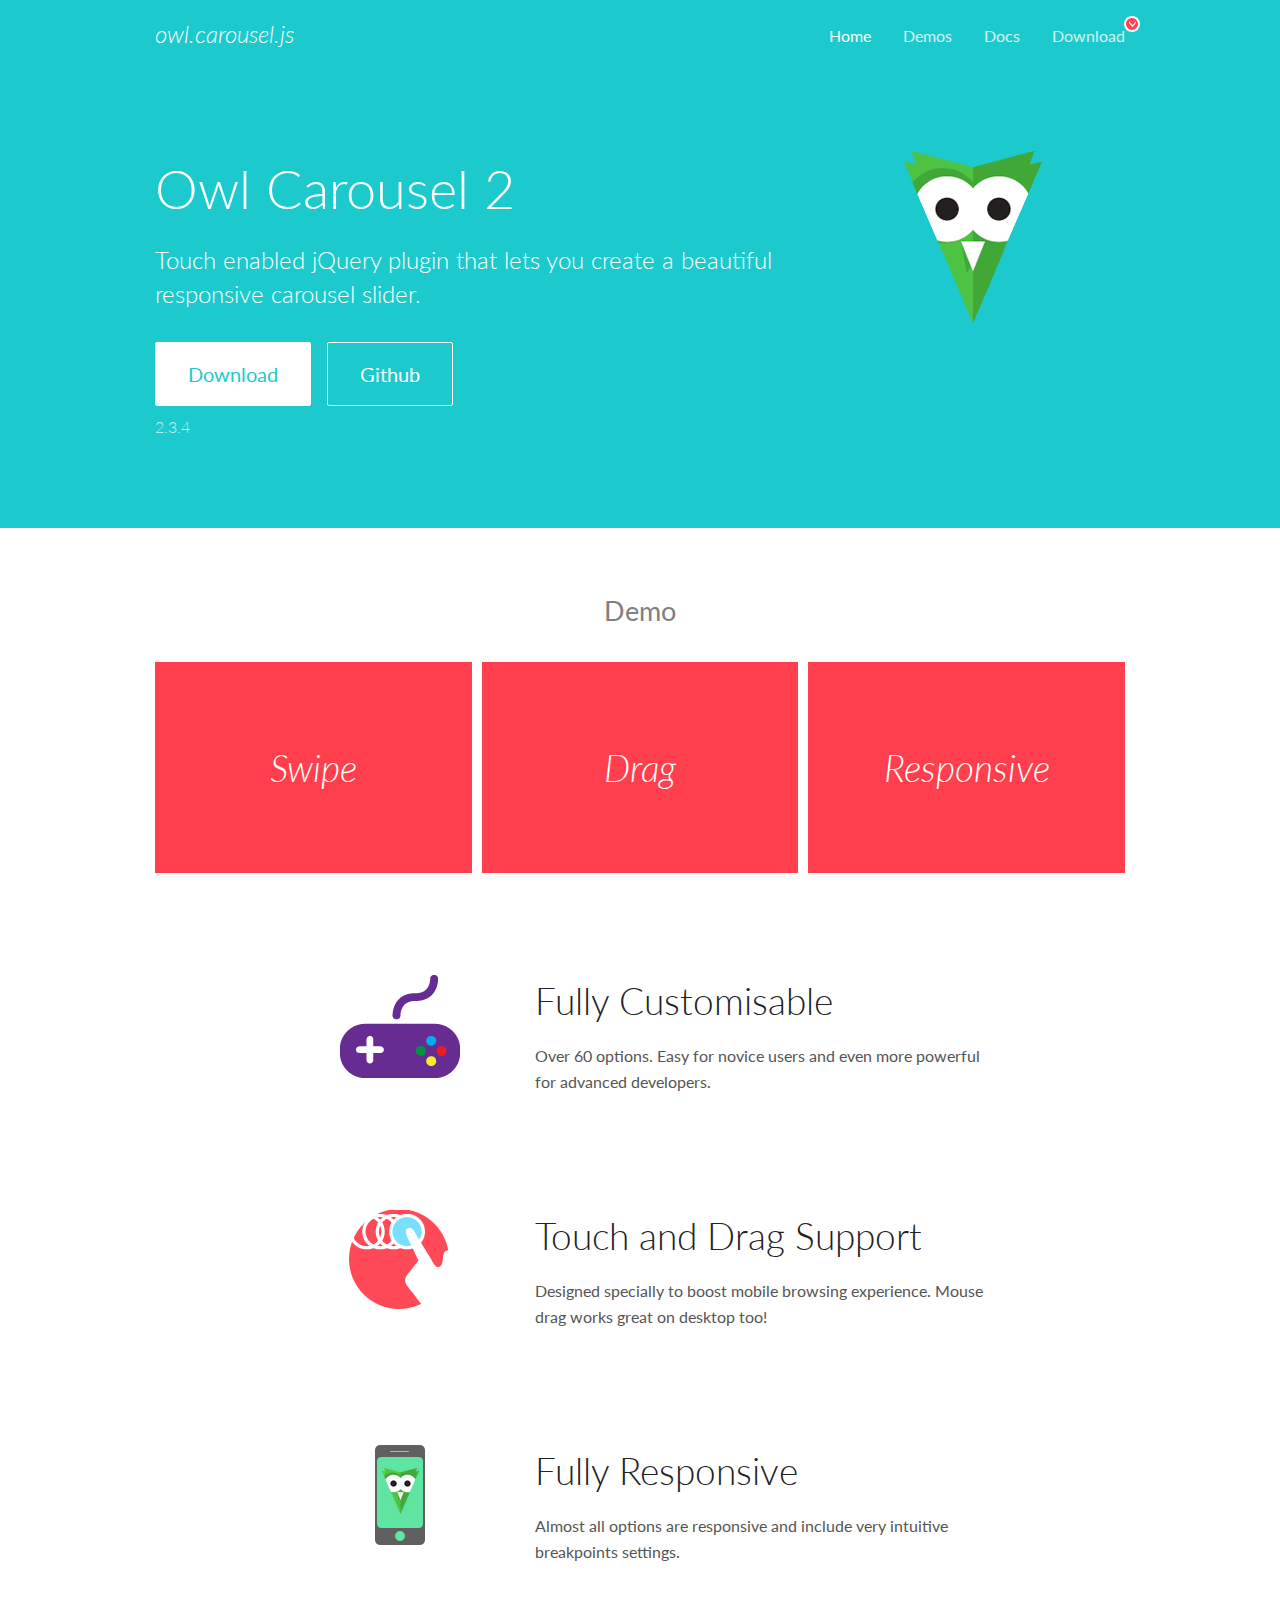
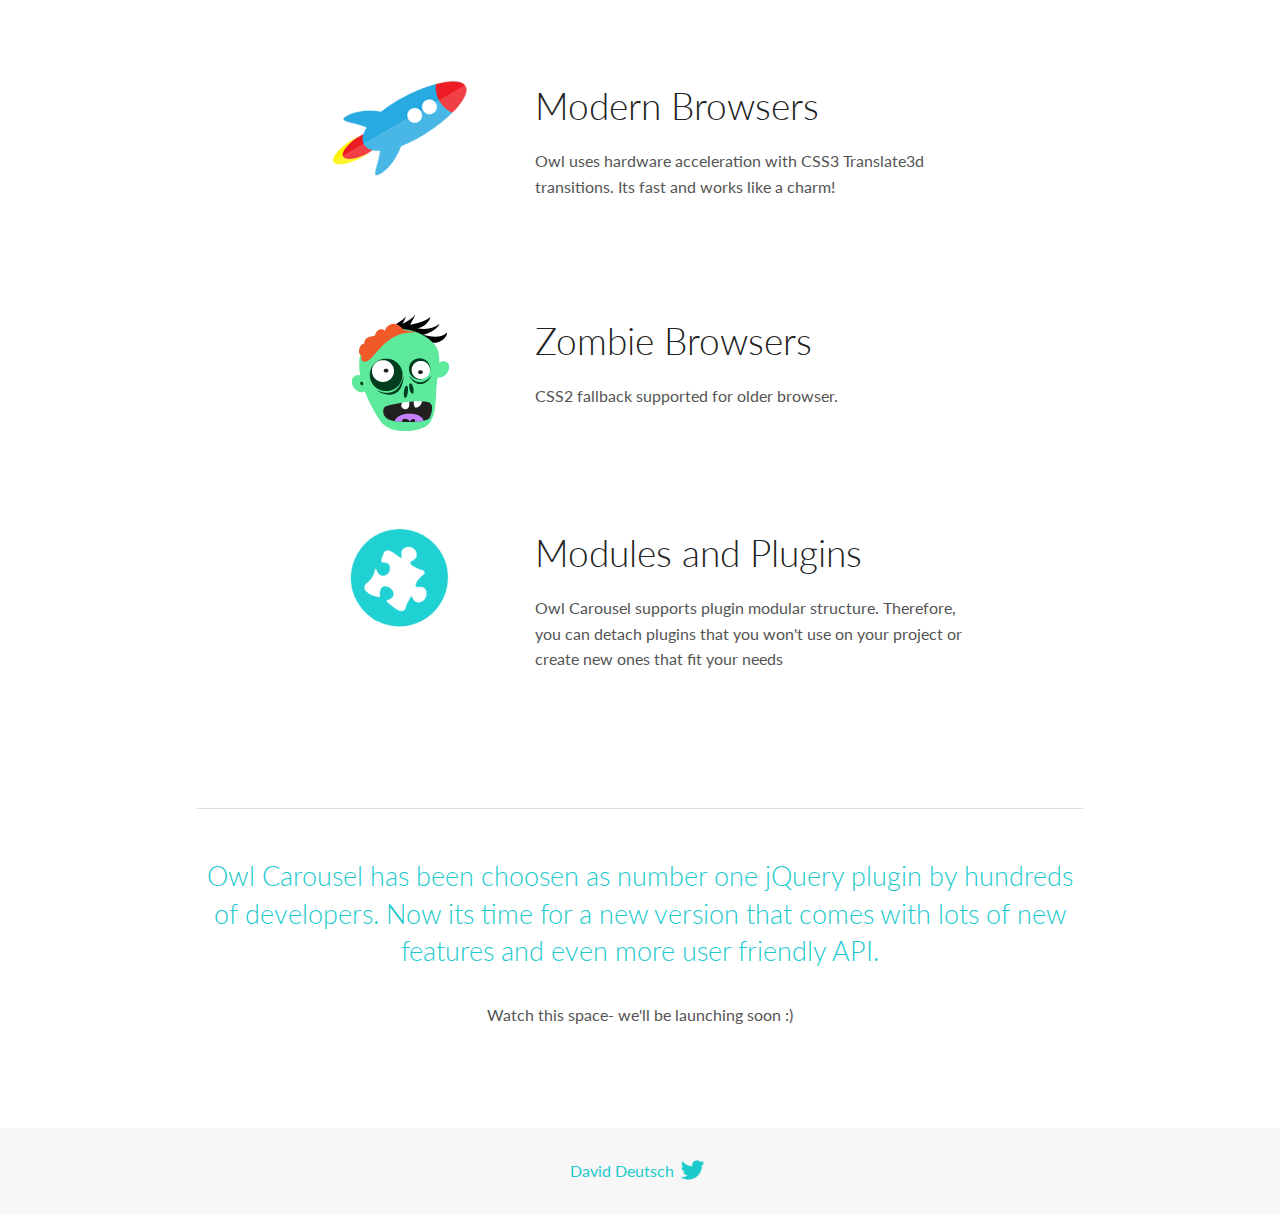
<file: carousel/OwlCarousel2-develop/docs/index.html>
<!DOCTYPE html>
<html lang="en">
  <head>

    <!-- head -->
    <meta charset="utf-8">
    <meta name="msapplication-tap-highlight" content="no" />
    <meta name="viewport" content="width=device-width, initial-scale=1.0" />
    <meta name="description" content="Touch enabled jQuery plugin that lets you create beautiful responsive carousel slider.">
    <meta name="author" content="David Deutsch">
    <title>
      Home | Owl Carousel | 2.3.4
    </title>

    <!-- Stylesheets -->
    <link href='https://fonts.googleapis.com/css?family=Lato:300,400,700,400italic,300italic' rel='stylesheet' type='text/css'>
    <link rel="stylesheet" href="assets/css/docs.theme.min.css">

    <!-- Owl Stylesheets -->
    <link rel="stylesheet" href="assets/owlcarousel/assets/owl.carousel.min.css">
    <link rel="stylesheet" href="assets/owlcarousel/assets/owl.theme.default.min.css">

    <!-- HTML5 shim and Respond.js IE8 support of HTML5 elements and media queries -->

    <!--[if lt IE 9]>
      <script src="https://oss.maxcdn.com/libs/html5shiv/3.7.0/html5shiv.js"></script>
      <script src="https://oss.maxcdn.com/libs/respond.js/1.3.0/respond.min.js"></script>
    <![endif]-->

    <!-- Favicons -->
    <link rel="apple-touch-icon-precomposed" sizes="144x144" href="assets/ico/apple-touch-icon-144-precomposed.png">
    <link rel="shortcut icon" href="assets/ico/favicon.png">
    <link rel="shortcut icon" href="favicon.ico">

    <!-- Yeah i know js should not be in header. Its required for demos.-->

    <!-- javascript -->
    <script src="assets/vendors/jquery.min.js"></script>
    <script src="assets/owlcarousel/owl.carousel.js"></script>
  </head>
  <body>

    <!-- header -->
    <header class="header">
      <div class="row">
        <div class="large-12 columns">
          <div class="brand left">
            <h3>
              <a href="/OwlCarousel2/">owl.carousel.js</a> 
            </h3>
          </div>
          <a id="toggle-nav" class="right">
            <span></span> <span></span> <span></span> 
          </a> 
          <div class="nav-bar">
            <ul class="clearfix">
              <li class="active">
                <a href="/OwlCarousel2/index.html">Home</a> 
              </li>
              <li> <a href="/OwlCarousel2/demos/demos.html">Demos</a>  </li>
              <li> <a href="/OwlCarousel2/docs/started-welcome.html">Docs</a>  </li>
              <li>
                <a href="https://github.com/OwlCarousel2/OwlCarousel2/archive/2.3.4.zip">Download</a> 
                <span class="download"></span> 
              </li>
            </ul>
          </div>
        </div>
      </div>
    </header>

    <!-- home panel -->
    <section id="hero">
      <div class="row">
        <div class="large-8 medium-8 columns">
          <h1>Owl Carousel 2</h1>
          <h4>Touch enabled jQuery plugin that lets you create a beautiful responsive carousel slider.</h4>
          <a href="https://github.com/OwlCarousel2/OwlCarousel2/archive/2.3.4.zip" class="hero-button">Download</a> 
          <a href="https://github.com/OwlCarousel2/OwlCarousel2" class="hero-button outline">Github</a> 
          <p>2.3.4</p>
        </div>
        <div class="large-4 medium-4 columns">
          <img class="owl-logo" src="assets/img/owl-logo.png" alt="mr. Owl">
        </div>
      </div>
    </section>

    <!-- body -->
    <div class="home-demo">
      <div class="row">
        <div class="large-12 columns">
          <h3>Demo</h3>
          <div class="owl-carousel">
            <div class="item">
              <h2>Swipe</h2>
            </div>
            <div class="item">
              <h2>Drag</h2>
            </div>
            <div class="item">
              <h2>Responsive</h2>
            </div>
            <div class="item">
              <h2>CSS3</h2>
            </div>
            <div class="item">
              <h2>Fast</h2>
            </div>
            <div class="item">
              <h2>Easy</h2>
            </div>
            <div class="item">
              <h2>Free</h2>
            </div>
            <div class="item">
              <h2>Upgradable</h2>
            </div>
            <div class="item">
              <h2>Tons of options</h2>
            </div>
            <div class="item">
              <h2>Infinity</h2>
            </div>
            <div class="item">
              <h2>Auto Width</h2>
            </div>
          </div>
        </div>
      </div>
    </div>
    <script>
      var owl = $('.owl-carousel');
      owl.owlCarousel({
        margin: 10,
        loop: true,
        responsive: {
          0: {
            items: 1
          },
          600: {
            items: 2
          },
          1000: {
            items: 3
          }
        }
      })
    </script>

    <!-- features -->
    <div id="features">
      <div class="row">
        <div class="small-12 medium-9 small-centered columns">
          <section class="row feature">
            <div class="medium-4 small-12 columns">
              <img src="assets/img/feature-options.png" alt="">
            </div>
            <div class="medium-8 small-12 columns">
              <h2>Fully Customisable</h2>
              <p>Over 60 options. Easy for novice users and even more powerful for advanced developers.</p>
            </div>
          </section>
          <section class="row feature">
            <div class="medium-4 small-12 columns">
              <img src="assets/img/feature-drag.png" alt="">
            </div>
            <div class="medium-8 small-12 columns">
              <h2>Touch and Drag Support</h2>
              <p>Designed specially to boost mobile browsing experience. Mouse drag works great on desktop too!</p>
            </div>
          </section>
          <section class="row feature">
            <div class="medium-4 small-12 columns">
              <img src="assets/img/feature-responsive.png" alt="">
            </div>
            <div class="medium-8 small-12 columns">
              <h2>Fully Responsive</h2>
              <p>Almost all options are responsive and include very intuitive breakpoints settings.</p>
            </div>
          </section>
          <section class="row feature">
            <div class="medium-4 small-12 columns">
              <img src="assets/img/feature-modern.png" alt="">
            </div>
            <div class="medium-8 small-12 columns">
              <h2>Modern Browsers</h2>
              <p>Owl uses hardware acceleration with CSS3 Translate3d transitions. Its fast and works like a charm! </p>
            </div>
          </section>
          <section class="row feature">
            <div class="medium-4 small-12 columns">
              <img src="assets/img/feature-zombie.png" alt="">
            </div>
            <div class="medium-8 small-12 columns">
              <h2>Zombie Browsers</h2>
              <p>CSS2 fallback supported for older browser.</p>
            </div>
          </section>
          <section class="row feature">
            <div class="medium-4 small-12 columns">
              <img src="assets/img/feature-module.png" alt="">
            </div>
            <div class="medium-8 small-12 columns">
              <h2>Modules and Plugins</h2>
              <p>Owl Carousel supports plugin modular structure. Therefore, you can detach plugins that you won&#x27;t use on your project or create new ones that fit your needs</p>
            </div>
          </section>
        </div>
      </div>
    </div>

    <!-- footer -->
    <section id="teaser-text">
      <div class="row">
        <div class="small-12 medium-11 small-centered columns">
          <hr>
          <h3 id="owl-carousel-has-been-choosen-as-number-one-jquery-plugin-by-hundreds-of-developers-now-its-time-for-a-new-version-that-comes-with-lots-of-new-features-and-even-more-user-friendly-api-">Owl Carousel has been choosen as number one jQuery plugin by hundreds of developers. Now its time for a new version that comes with lots of new features and even more user friendly API.</h3>
          <p>Watch this space- we&#39;ll be launching soon :)</p>
        </div>
      </div>
    </section>

    <!-- footer -->
    <footer class="footer">
      <div class="row">
        <div class="large-12 columns">
          <h5>
            <a href="/OwlCarousel2/docs/support-contact.html">David Deutsch</a> 
            <a id="custom-tweet-button" href="https://twitter.com/share?url=https://github.com/OwlCarousel2/OwlCarousel2&text=Owl Carousel - This is so awesome! " target="_blank"></a> 
          </h5>
        </div>
      </div>
    </footer>

    <!-- vendors -->
    <script src="assets/vendors/highlight.js"></script>
    <script src="assets/js/app.js"></script>
  </body>
</html>
</file>
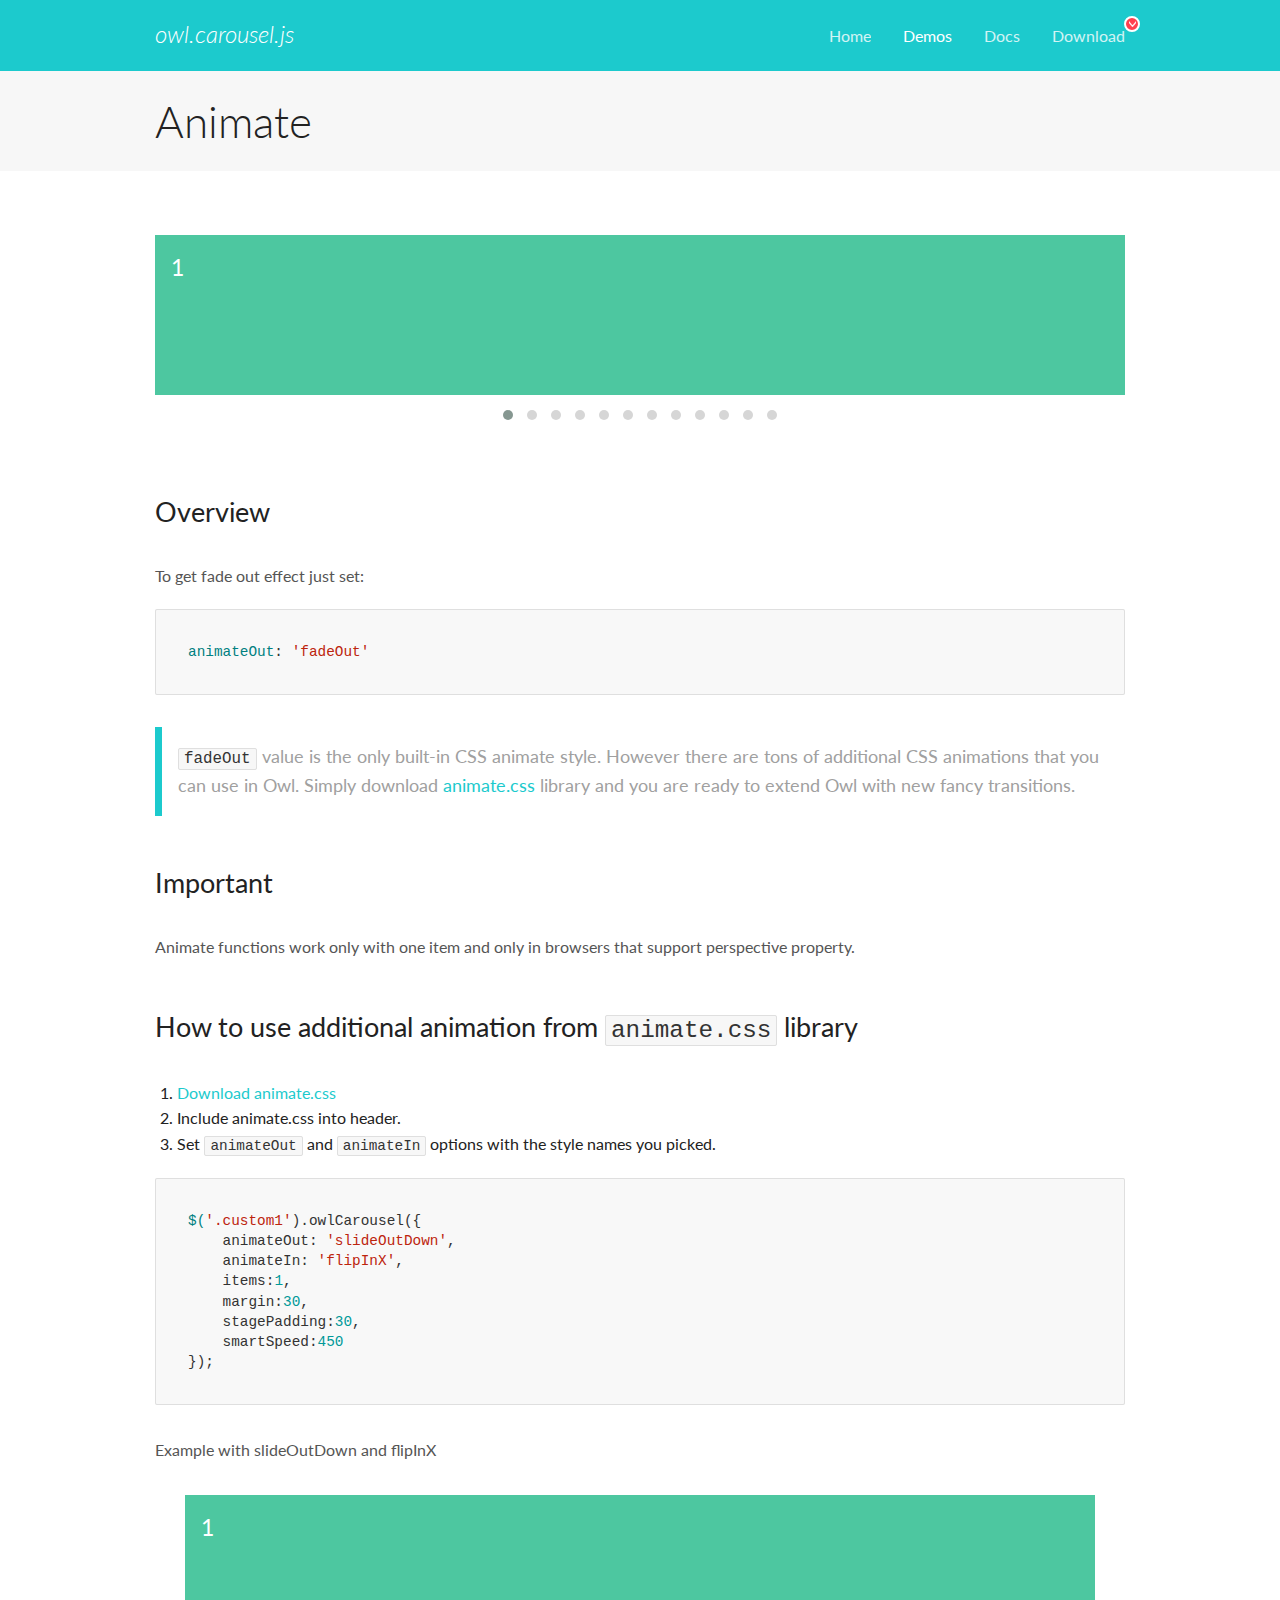
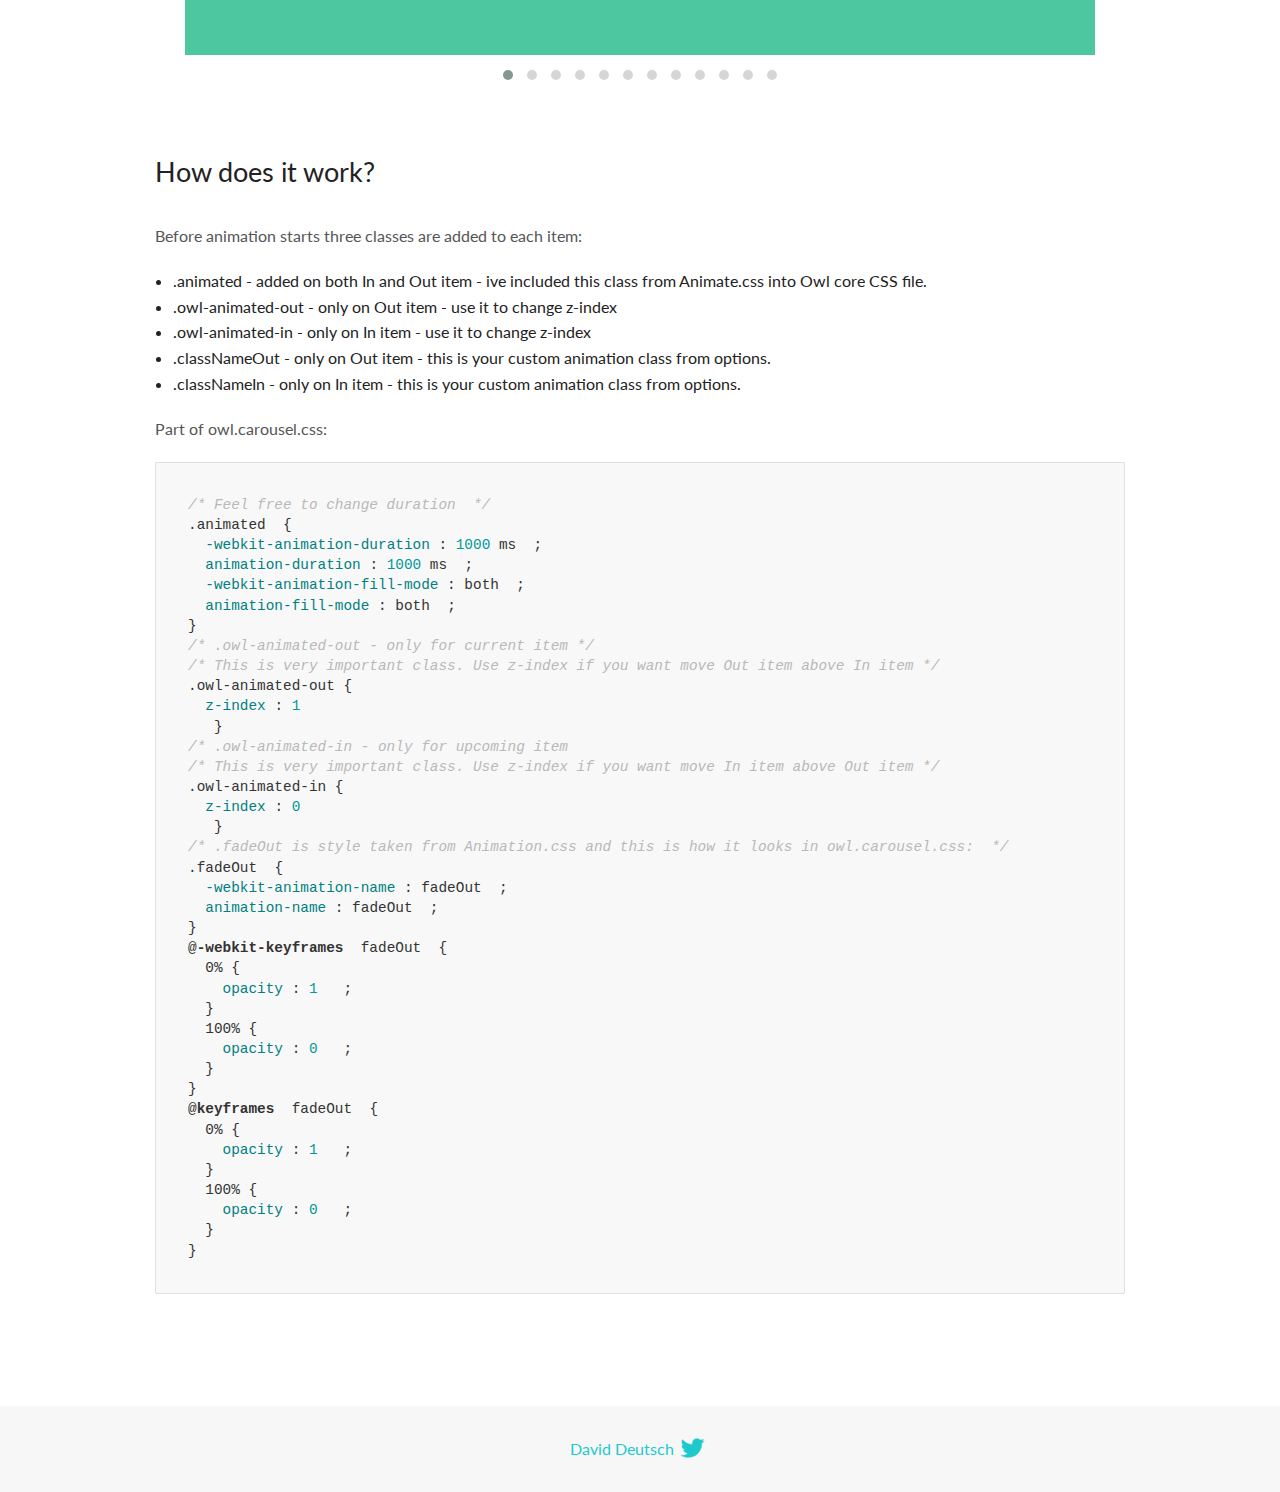
<file: carousel/OwlCarousel2-develop/docs/demos/animate.html>
<!DOCTYPE html>
<html lang="en">
  <head>

    <!-- head -->
    <meta charset="utf-8">
    <meta name="msapplication-tap-highlight" content="no" />
    <meta name="viewport" content="width=device-width, initial-scale=1.0" />
    <meta name="description" content="Animate carousel">
    <meta name="author" content="David Deutsch">
    <title>
      Animate Demo | Owl Carousel | 2.3.4
    </title>

    <!-- Stylesheets -->
    <link href='https://fonts.googleapis.com/css?family=Lato:300,400,700,400italic,300italic' rel='stylesheet' type='text/css'>
    <link rel="stylesheet" href="../assets/css/docs.theme.min.css">

    <!-- Owl Stylesheets -->
    <link rel="stylesheet" href="../assets/owlcarousel/assets/owl.carousel.min.css">
    <link rel="stylesheet" href="../assets/owlcarousel/assets/owl.theme.default.min.css">

    <!-- HTML5 shim and Respond.js IE8 support of HTML5 elements and media queries -->

    <!--[if lt IE 9]>
      <script src="https://oss.maxcdn.com/libs/html5shiv/3.7.0/html5shiv.js"></script>
      <script src="https://oss.maxcdn.com/libs/respond.js/1.3.0/respond.min.js"></script>
    <![endif]-->

    <!-- Favicons -->
    <link rel="apple-touch-icon-precomposed" sizes="144x144" href="../assets/ico/apple-touch-icon-144-precomposed.png">
    <link rel="shortcut icon" href="../assets/ico/favicon.png">
    <link rel="shortcut icon" href="favicon.ico">

    <!-- Yeah i know js should not be in header. Its required for demos.-->

    <!-- javascript -->
    <script src="../assets/vendors/jquery.min.js"></script>
    <script src="../assets/owlcarousel/owl.carousel.js"></script>
  </head>
  <body>

    <!-- header -->
    <header class="header">
      <div class="row">
        <div class="large-12 columns">
          <div class="brand left">
            <h3>
              <a href="/OwlCarousel2/">owl.carousel.js</a> 
            </h3>
          </div>
          <a id="toggle-nav" class="right">
            <span></span> <span></span> <span></span> 
          </a> 
          <div class="nav-bar">
            <ul class="clearfix">
              <li> <a href="/OwlCarousel2/index.html">Home</a>  </li>
              <li class="active">
                <a href="/OwlCarousel2/demos/demos.html">Demos</a> 
              </li>
              <li> <a href="/OwlCarousel2/docs/started-welcome.html">Docs</a>  </li>
              <li>
                <a href="https://github.com/OwlCarousel2/OwlCarousel2/archive/2.3.4.zip">Download</a> 
                <span class="download"></span> 
              </li>
            </ul>
          </div>
        </div>
      </div>
    </header>

    <!-- title -->
    <section class="title">
      <div class="row">
        <div class="large-12 columns">
          <h1>Animate</h1>
        </div>
      </div>
    </section>

    <!--  Demos -->
    <section id="demos">
      <div class="row">
        <div class="large-12 columns">
          <div class="fadeOut owl-carousel owl-theme">
            <div class="item">
              <h4>1</h4>
            </div>
            <div class="item">
              <h4>2</h4>
            </div>
            <div class="item">
              <h4>3</h4>
            </div>
            <div class="item">
              <h4>4</h4>
            </div>
            <div class="item">
              <h4>5</h4>
            </div>
            <div class="item">
              <h4>6</h4>
            </div>
            <div class="item">
              <h4>7</h4>
            </div>
            <div class="item">
              <h4>8</h4>
            </div>
            <div class="item">
              <h4>9</h4>
            </div>
            <div class="item">
              <h4>10</h4>
            </div>
            <div class="item">
              <h4>11</h4>
            </div>
            <div class="item">
              <h4>12</h4>
            </div>
          </div>
          <h3 id="overview">Overview</h3>
          <p>To get fade out effect just set:</p>
          <pre><code>animateOut: &#39;fadeOut&#39;</code></pre>
          <blockquote>
            <p><code>fadeOut</code> value is the only built-in CSS animate style. However there are tons of additional CSS animations that you can use in Owl. Simply download
              <a href="https://daneden.github.io/animate.css/">animate.css</a>  library and you are ready to extend Owl with new fancy transitions.</p>
          </blockquote>
          <h3 id="important">Important</h3>
          <p>Animate functions work only with one item and only in browsers that support perspective property.</p>
          <h3 id="how-to-use-additional-animation-from-animate-css-library">How to use additional animation from <code>animate.css</code> library</h3>
          <ol>
            <li> <a href="https://daneden.github.io/animate.css/">Download animate.css</a>  </li>
            <li>Include animate.css into header.</li>
            <li>Set <code>animateOut</code> and <code>animateIn</code> options with the style names you picked.</li>
          </ol>
          <pre><code>$(&#39;.custom1&#39;).owlCarousel({
    animateOut: &#39;slideOutDown&#39;,
    animateIn: &#39;flipInX&#39;,
    items:1,
    margin:30,
    stagePadding:30,
    smartSpeed:450
});</code></pre>
          <p>Example with slideOutDown and flipInX</p>
          <div class="custom1 owl-carousel owl-theme">
            <div class="item">
              <h4>1</h4>
            </div>
            <div class="item">
              <h4>2</h4>
            </div>
            <div class="item">
              <h4>3</h4>
            </div>
            <div class="item">
              <h4>4</h4>
            </div>
            <div class="item">
              <h4>5</h4>
            </div>
            <div class="item">
              <h4>6</h4>
            </div>
            <div class="item">
              <h4>7</h4>
            </div>
            <div class="item">
              <h4>8</h4>
            </div>
            <div class="item">
              <h4>9</h4>
            </div>
            <div class="item">
              <h4>10</h4>
            </div>
            <div class="item">
              <h4>11</h4>
            </div>
            <div class="item">
              <h4>12</h4>
            </div>
          </div>
          <h3 id="how-does-it-work-">How does it work?</h3>
          <p>Before animation starts three classes are added to each item:</p>
          <ul>
            <li>.animated - added on both In and Out item - ive included this class from Animate.css into Owl core CSS file.</li>
            <li>.owl-animated-out - only on Out item - use it to change z-index</li>
            <li>.owl-animated-in - only on In item - use it to change z-index</li>
            <li>.classNameOut - only on Out item - this is your custom animation class from options.</li>
            <li>.classNameIn - only on In item - this is your custom animation class from options.</li>
          </ul>
          <p>Part of owl.carousel.css:</p>
          <pre><code class="language-css"><span class="comment">/* Feel free to change duration  */</span> 
<span class="class">.animated</span>  <span class="rules">{
  <span class="rule"><span class="attribute">-webkit-animation-duration</span> :<span class="value"> <span class="number">1000</span> ms</span> </span> ;
  <span class="rule"><span class="attribute">animation-duration</span> :<span class="value"> <span class="number">1000</span> ms</span> </span> ;
  <span class="rule"><span class="attribute">-webkit-animation-fill-mode</span> :<span class="value"> both</span> </span> ;
  <span class="rule"><span class="attribute">animation-fill-mode</span> :<span class="value"> both</span> </span> ;
<span class="rule">}</span> </span> 
<span class="comment">/* .owl-animated-out - only for current item */</span> 
<span class="comment">/* This is very important class. Use z-index if you want move Out item above In item */</span> 
<span class="class">.owl-animated-out</span> <span class="rules">{
  <span class="rule"><span class="attribute">z-index</span> :<span class="value"> <span class="number">1</span> 
</span> </span> </span> }
<span class="comment">/* .owl-animated-in - only for upcoming item
/* This is very important class. Use z-index if you want move In item above Out item */</span> 
<span class="class">.owl-animated-in</span> <span class="rules">{
  <span class="rule"><span class="attribute">z-index</span> :<span class="value"> <span class="number">0</span> 
</span> </span> </span> }
<span class="comment">/* .fadeOut is style taken from Animation.css and this is how it looks in owl.carousel.css:  */</span> 
<span class="class">.fadeOut</span>  <span class="rules">{
  <span class="rule"><span class="attribute">-webkit-animation-name</span> :<span class="value"> fadeOut</span> </span> ;
  <span class="rule"><span class="attribute">animation-name</span> :<span class="value"> fadeOut</span> </span> ;
<span class="rule">}</span> </span> 
<span class="at_rule">@<span class="keyword">-webkit-keyframes</span>  fadeOut </span> {
  0% <span class="rules">{
    <span class="rule"><span class="attribute">opacity</span> :<span class="value"> <span class="number">1</span> </span> </span> ;
  <span class="rule">}</span> </span> 
  100% <span class="rules">{
    <span class="rule"><span class="attribute">opacity</span> :<span class="value"> <span class="number">0</span> </span> </span> ;
  <span class="rule">}</span> </span> 
}
<span class="at_rule">@<span class="keyword">keyframes</span>  fadeOut </span> {
  0% <span class="rules">{
    <span class="rule"><span class="attribute">opacity</span> :<span class="value"> <span class="number">1</span> </span> </span> ;
  <span class="rule">}</span> </span> 
  100% <span class="rules">{
    <span class="rule"><span class="attribute">opacity</span> :<span class="value"> <span class="number">0</span> </span> </span> ;
  <span class="rule">}</span> </span> 
}</code></pre>
          <link rel="stylesheet" href="../assets/css/animate.css">
          <script>
            jQuery(document).ready(function($) {
              $('.fadeOut').owlCarousel({
                items: 1,
                animateOut: 'fadeOut',
                loop: true,
                margin: 10,
              });
              $('.custom1').owlCarousel({
                animateOut: 'slideOutDown',
                animateIn: 'flipInX',
                items: 1,
                margin: 30,
                stagePadding: 30,
                smartSpeed: 450
              });
            });
          </script>
        </div>
      </div>
    </section>

    <!-- footer -->
    <footer class="footer">
      <div class="row">
        <div class="large-12 columns">
          <h5>
            <a href="/OwlCarousel2/docs/support-contact.html">David Deutsch</a> 
            <a id="custom-tweet-button" href="https://twitter.com/share?url=https://github.com/OwlCarousel2/OwlCarousel2&text=Owl Carousel - This is so awesome! " target="_blank"></a> 
          </h5>
        </div>
      </div>
    </footer>

    <!-- vendors -->
    <script src="../assets/vendors/highlight.js"></script>
    <script src="../assets/js/app.js"></script>
  </body>
</html>
</file>
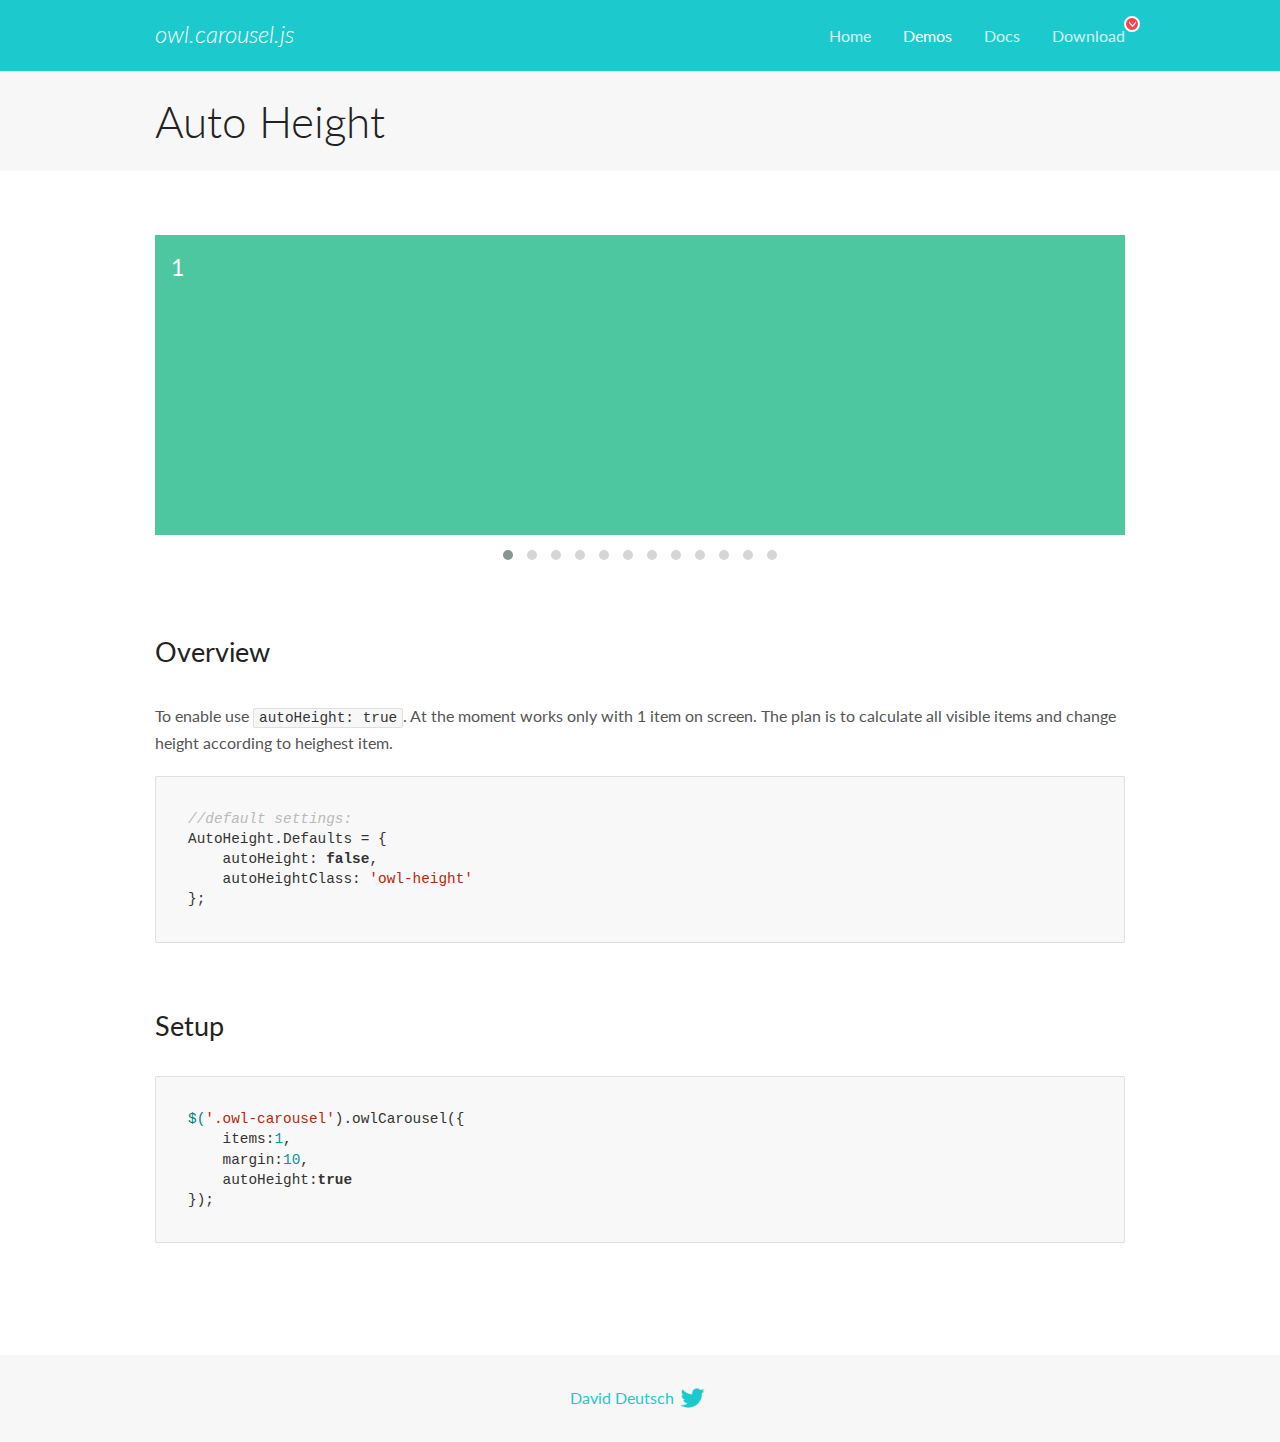
<file: carousel/OwlCarousel2-develop/docs/demos/autoheight.html>
<!DOCTYPE html>
<html lang="en">
  <head>

    <!-- head -->
    <meta charset="utf-8">
    <meta name="msapplication-tap-highlight" content="no" />
    <meta name="viewport" content="width=device-width, initial-scale=1.0" />
    <meta name="description" content="autoHeight usage demo">
    <meta name="author" content="David Deutsch">
    <title>
      Auto Height Demo | Owl Carousel | 2.3.4
    </title>

    <!-- Stylesheets -->
    <link href='https://fonts.googleapis.com/css?family=Lato:300,400,700,400italic,300italic' rel='stylesheet' type='text/css'>
    <link rel="stylesheet" href="../assets/css/docs.theme.min.css">

    <!-- Owl Stylesheets -->
    <link rel="stylesheet" href="../assets/owlcarousel/assets/owl.carousel.min.css">
    <link rel="stylesheet" href="../assets/owlcarousel/assets/owl.theme.default.min.css">

    <!-- HTML5 shim and Respond.js IE8 support of HTML5 elements and media queries -->

    <!--[if lt IE 9]>
      <script src="https://oss.maxcdn.com/libs/html5shiv/3.7.0/html5shiv.js"></script>
      <script src="https://oss.maxcdn.com/libs/respond.js/1.3.0/respond.min.js"></script>
    <![endif]-->

    <!-- Favicons -->
    <link rel="apple-touch-icon-precomposed" sizes="144x144" href="../assets/ico/apple-touch-icon-144-precomposed.png">
    <link rel="shortcut icon" href="../assets/ico/favicon.png">
    <link rel="shortcut icon" href="favicon.ico">

    <!-- Yeah i know js should not be in header. Its required for demos.-->

    <!-- javascript -->
    <script src="../assets/vendors/jquery.min.js"></script>
    <script src="../assets/owlcarousel/owl.carousel.js"></script>
  </head>
  <body>

    <!-- header -->
    <header class="header">
      <div class="row">
        <div class="large-12 columns">
          <div class="brand left">
            <h3>
              <a href="/OwlCarousel2/">owl.carousel.js</a> 
            </h3>
          </div>
          <a id="toggle-nav" class="right">
            <span></span> <span></span> <span></span> 
          </a> 
          <div class="nav-bar">
            <ul class="clearfix">
              <li> <a href="/OwlCarousel2/index.html">Home</a>  </li>
              <li class="active">
                <a href="/OwlCarousel2/demos/demos.html">Demos</a> 
              </li>
              <li> <a href="/OwlCarousel2/docs/started-welcome.html">Docs</a>  </li>
              <li>
                <a href="https://github.com/OwlCarousel2/OwlCarousel2/archive/2.3.4.zip">Download</a> 
                <span class="download"></span> 
              </li>
            </ul>
          </div>
        </div>
      </div>
    </header>

    <!-- title -->
    <section class="title">
      <div class="row">
        <div class="large-12 columns">
          <h1>Auto Height</h1>
        </div>
      </div>
    </section>

    <!--  Demos -->
    <section id="demos">
      <div class="row">
        <div class="large-12 columns">
          <div class="owl-carousel owl-theme">
            <div class="item" style="height:300px">
              <h4>1</h4>
            </div>
            <div class="item" style="height:100px">
              <h4>2</h4>
            </div>
            <div class="item" style="height:500px">
              <h4>3</h4>
            </div>
            <div class="item" style="height:250px">
              <h4>4</h4>
            </div>
            <div class="item" style="height:400px">
              <h4>5</h4>
            </div>
            <div class="item" style="height:500px">
              <h4>6</h4>
            </div>
            <div class="item" style="height:600px">
              <h4>7</h4>
            </div>
            <div class="item" style="height:400px">
              <h4>8</h4>
            </div>
            <div class="item" style="height:300px">
              <h4>9</h4>
            </div>
            <div class="item" style="height:350px">
              <h4>10</h4>
            </div>
            <div class="item" style="height:200px">
              <h4>11</h4>
            </div>
            <div class="item" style="height:150px">
              <h4>12</h4>
            </div>
          </div>
          <h3 id="overview">Overview</h3>
          <p>To enable use <code>autoHeight: true</code>. At the moment works only with 1 item on screen. The plan is to calculate all visible items and change height according to heighest item.</p>
          <pre><code>//default settings:
AutoHeight.Defaults = {
    autoHeight: false,
    autoHeightClass: &#39;owl-height&#39;
};</code></pre>
          <h3 id="setup">Setup</h3>
          <pre><code>$(&#39;.owl-carousel&#39;).owlCarousel({
    items:1,
    margin:10,
    autoHeight:true
});</code></pre>
          <script>
            $(document).ready(function() {
              $('.owl-carousel').owlCarousel({
                items: 1,
                margin: 10,
                autoHeight: true
              });
            })
          </script>
        </div>
      </div>
    </section>

    <!-- footer -->
    <footer class="footer">
      <div class="row">
        <div class="large-12 columns">
          <h5>
            <a href="/OwlCarousel2/docs/support-contact.html">David Deutsch</a> 
            <a id="custom-tweet-button" href="https://twitter.com/share?url=https://github.com/OwlCarousel2/OwlCarousel2&text=Owl Carousel - This is so awesome! " target="_blank"></a> 
          </h5>
        </div>
      </div>
    </footer>

    <!-- vendors -->
    <script src="../assets/vendors/highlight.js"></script>
    <script src="../assets/js/app.js"></script>
  </body>
</html>
</file>
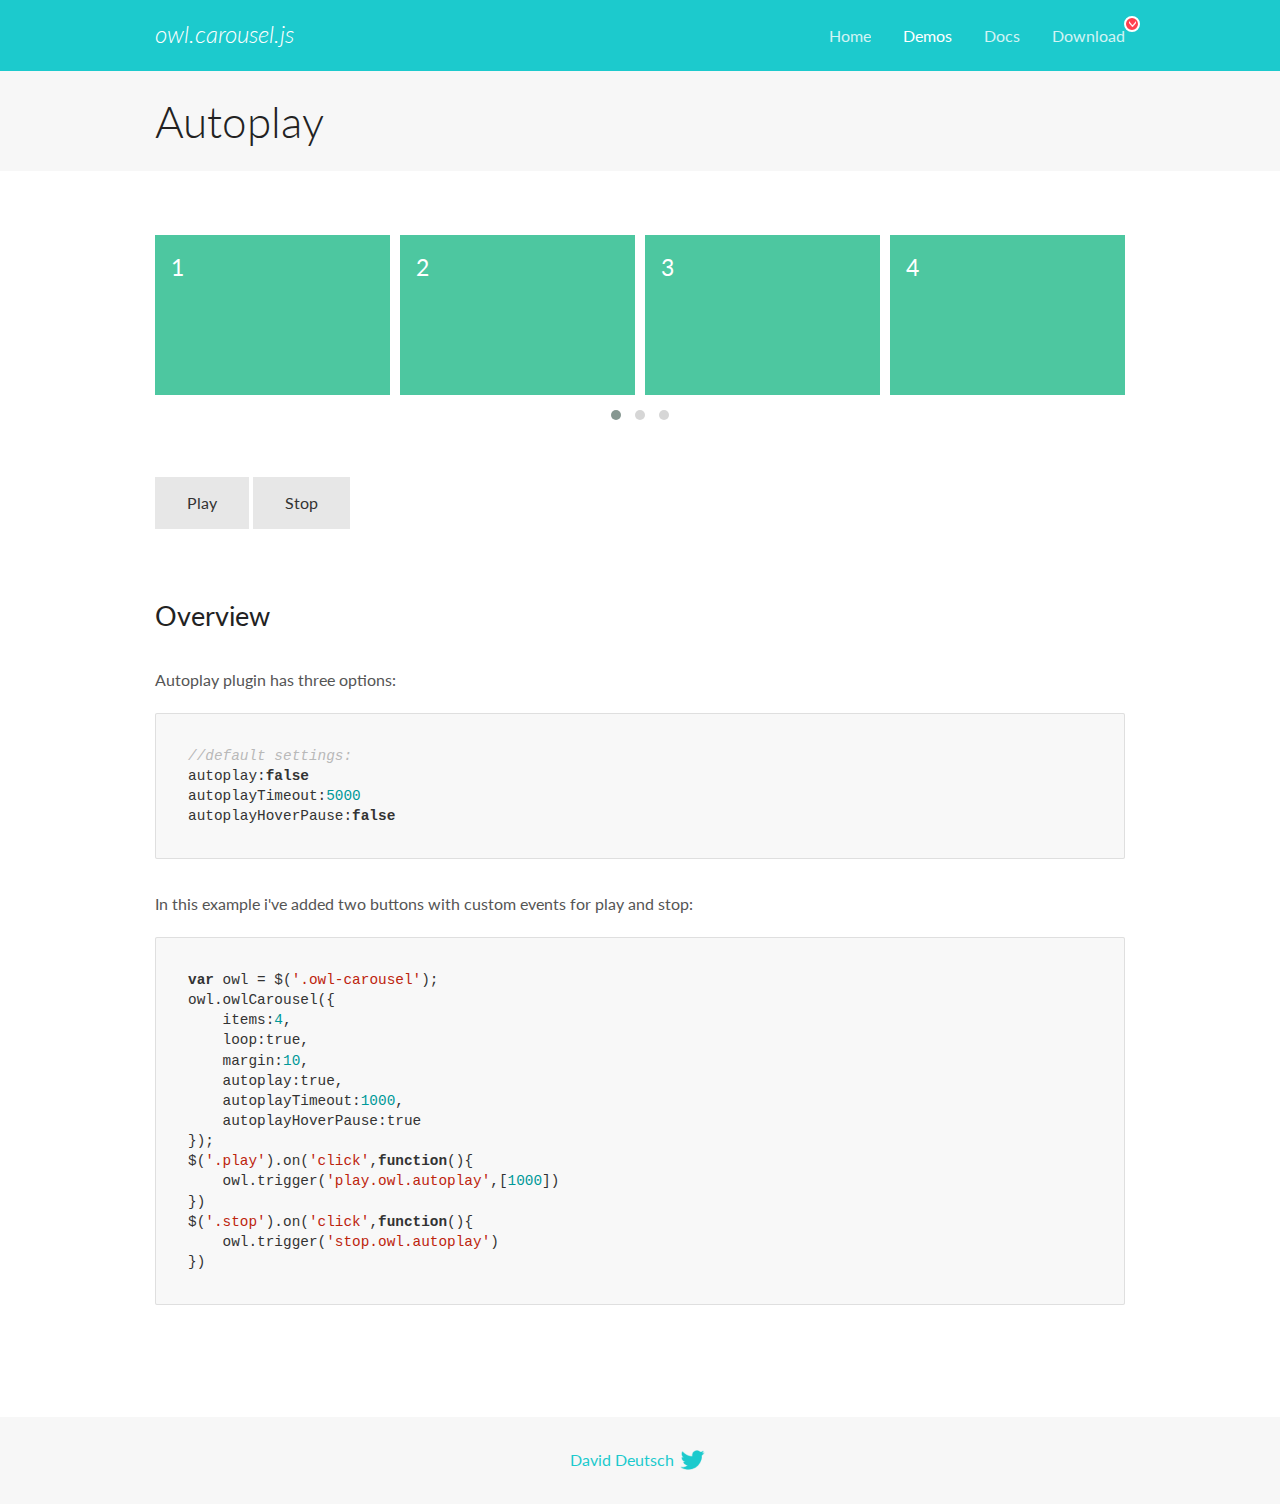
<file: carousel/OwlCarousel2-develop/docs/demos/autoplay.html>
<!DOCTYPE html>
<html lang="en">
  <head>

    <!-- head -->
    <meta charset="utf-8">
    <meta name="msapplication-tap-highlight" content="no" />
    <meta name="viewport" content="width=device-width, initial-scale=1.0" />
    <meta name="description" content="Autoplay usage demo">
    <meta name="author" content="David Deutsch">
    <title>
      Autoplay Demo | Owl Carousel | 2.3.4
    </title>

    <!-- Stylesheets -->
    <link href='https://fonts.googleapis.com/css?family=Lato:300,400,700,400italic,300italic' rel='stylesheet' type='text/css'>
    <link rel="stylesheet" href="../assets/css/docs.theme.min.css">

    <!-- Owl Stylesheets -->
    <link rel="stylesheet" href="../assets/owlcarousel/assets/owl.carousel.min.css">
    <link rel="stylesheet" href="../assets/owlcarousel/assets/owl.theme.default.min.css">

    <!-- HTML5 shim and Respond.js IE8 support of HTML5 elements and media queries -->

    <!--[if lt IE 9]>
      <script src="https://oss.maxcdn.com/libs/html5shiv/3.7.0/html5shiv.js"></script>
      <script src="https://oss.maxcdn.com/libs/respond.js/1.3.0/respond.min.js"></script>
    <![endif]-->

    <!-- Favicons -->
    <link rel="apple-touch-icon-precomposed" sizes="144x144" href="../assets/ico/apple-touch-icon-144-precomposed.png">
    <link rel="shortcut icon" href="../assets/ico/favicon.png">
    <link rel="shortcut icon" href="favicon.ico">

    <!-- Yeah i know js should not be in header. Its required for demos.-->

    <!-- javascript -->
    <script src="../assets/vendors/jquery.min.js"></script>
    <script src="../assets/owlcarousel/owl.carousel.js"></script>
  </head>
  <body>

    <!-- header -->
    <header class="header">
      <div class="row">
        <div class="large-12 columns">
          <div class="brand left">
            <h3>
              <a href="/OwlCarousel2/">owl.carousel.js</a> 
            </h3>
          </div>
          <a id="toggle-nav" class="right">
            <span></span> <span></span> <span></span> 
          </a> 
          <div class="nav-bar">
            <ul class="clearfix">
              <li> <a href="/OwlCarousel2/index.html">Home</a>  </li>
              <li class="active">
                <a href="/OwlCarousel2/demos/demos.html">Demos</a> 
              </li>
              <li> <a href="/OwlCarousel2/docs/started-welcome.html">Docs</a>  </li>
              <li>
                <a href="https://github.com/OwlCarousel2/OwlCarousel2/archive/2.3.4.zip">Download</a> 
                <span class="download"></span> 
              </li>
            </ul>
          </div>
        </div>
      </div>
    </header>

    <!-- title -->
    <section class="title">
      <div class="row">
        <div class="large-12 columns">
          <h1>Autoplay</h1>
        </div>
      </div>
    </section>

    <!--  Demos -->
    <section id="demos">
      <div class="row">
        <div class="large-12 columns">
          <div class="owl-carousel owl-theme">
            <div class="item">
              <h4>1</h4>
            </div>
            <div class="item">
              <h4>2</h4>
            </div>
            <div class="item">
              <h4>3</h4>
            </div>
            <div class="item">
              <h4>4</h4>
            </div>
            <div class="item">
              <h4>5</h4>
            </div>
            <div class="item">
              <h4>6</h4>
            </div>
            <div class="item">
              <h4>7</h4>
            </div>
            <div class="item">
              <h4>8</h4>
            </div>
            <div class="item">
              <h4>9</h4>
            </div>
            <div class="item">
              <h4>10</h4>
            </div>
            <div class="item">
              <h4>11</h4>
            </div>
            <div class="item">
              <h4>12</h4>
            </div>
          </div>
          <a class="button secondary play">Play</a> 
          <a class="button secondary stop">Stop</a> 
          <h3 id="overview">Overview</h3>
          <p>Autoplay plugin has three options:</p>
          <pre><code>//default settings:
autoplay:false
autoplayTimeout:5000
autoplayHoverPause:false</code></pre>
          <p>In this example i&#39;ve added two buttons with custom events for play and stop:</p>
          <pre><code>var owl = $(&#39;.owl-carousel&#39;);
owl.owlCarousel({
    items:4,
    loop:true,
    margin:10,
    autoplay:true,
    autoplayTimeout:1000,
    autoplayHoverPause:true
});
$(&#39;.play&#39;).on(&#39;click&#39;,function(){
    owl.trigger(&#39;play.owl.autoplay&#39;,[1000])
})
$(&#39;.stop&#39;).on(&#39;click&#39;,function(){
    owl.trigger(&#39;stop.owl.autoplay&#39;)
})</code></pre>
          <script>
            $(document).ready(function() {
              var owl = $('.owl-carousel');
              owl.owlCarousel({
                items: 4,
                loop: true,
                margin: 10,
                autoplay: true,
                autoplayTimeout: 1000,
                autoplayHoverPause: true
              });
              $('.play').on('click', function() {
                owl.trigger('play.owl.autoplay', [1000])
              })
              $('.stop').on('click', function() {
                owl.trigger('stop.owl.autoplay')
              })
            })
          </script>
        </div>
      </div>
    </section>

    <!-- footer -->
    <footer class="footer">
      <div class="row">
        <div class="large-12 columns">
          <h5>
            <a href="/OwlCarousel2/docs/support-contact.html">David Deutsch</a> 
            <a id="custom-tweet-button" href="https://twitter.com/share?url=https://github.com/OwlCarousel2/OwlCarousel2&text=Owl Carousel - This is so awesome! " target="_blank"></a> 
          </h5>
        </div>
      </div>
    </footer>

    <!-- vendors -->
    <script src="../assets/vendors/highlight.js"></script>
    <script src="../assets/js/app.js"></script>
  </body>
</html>
</file>
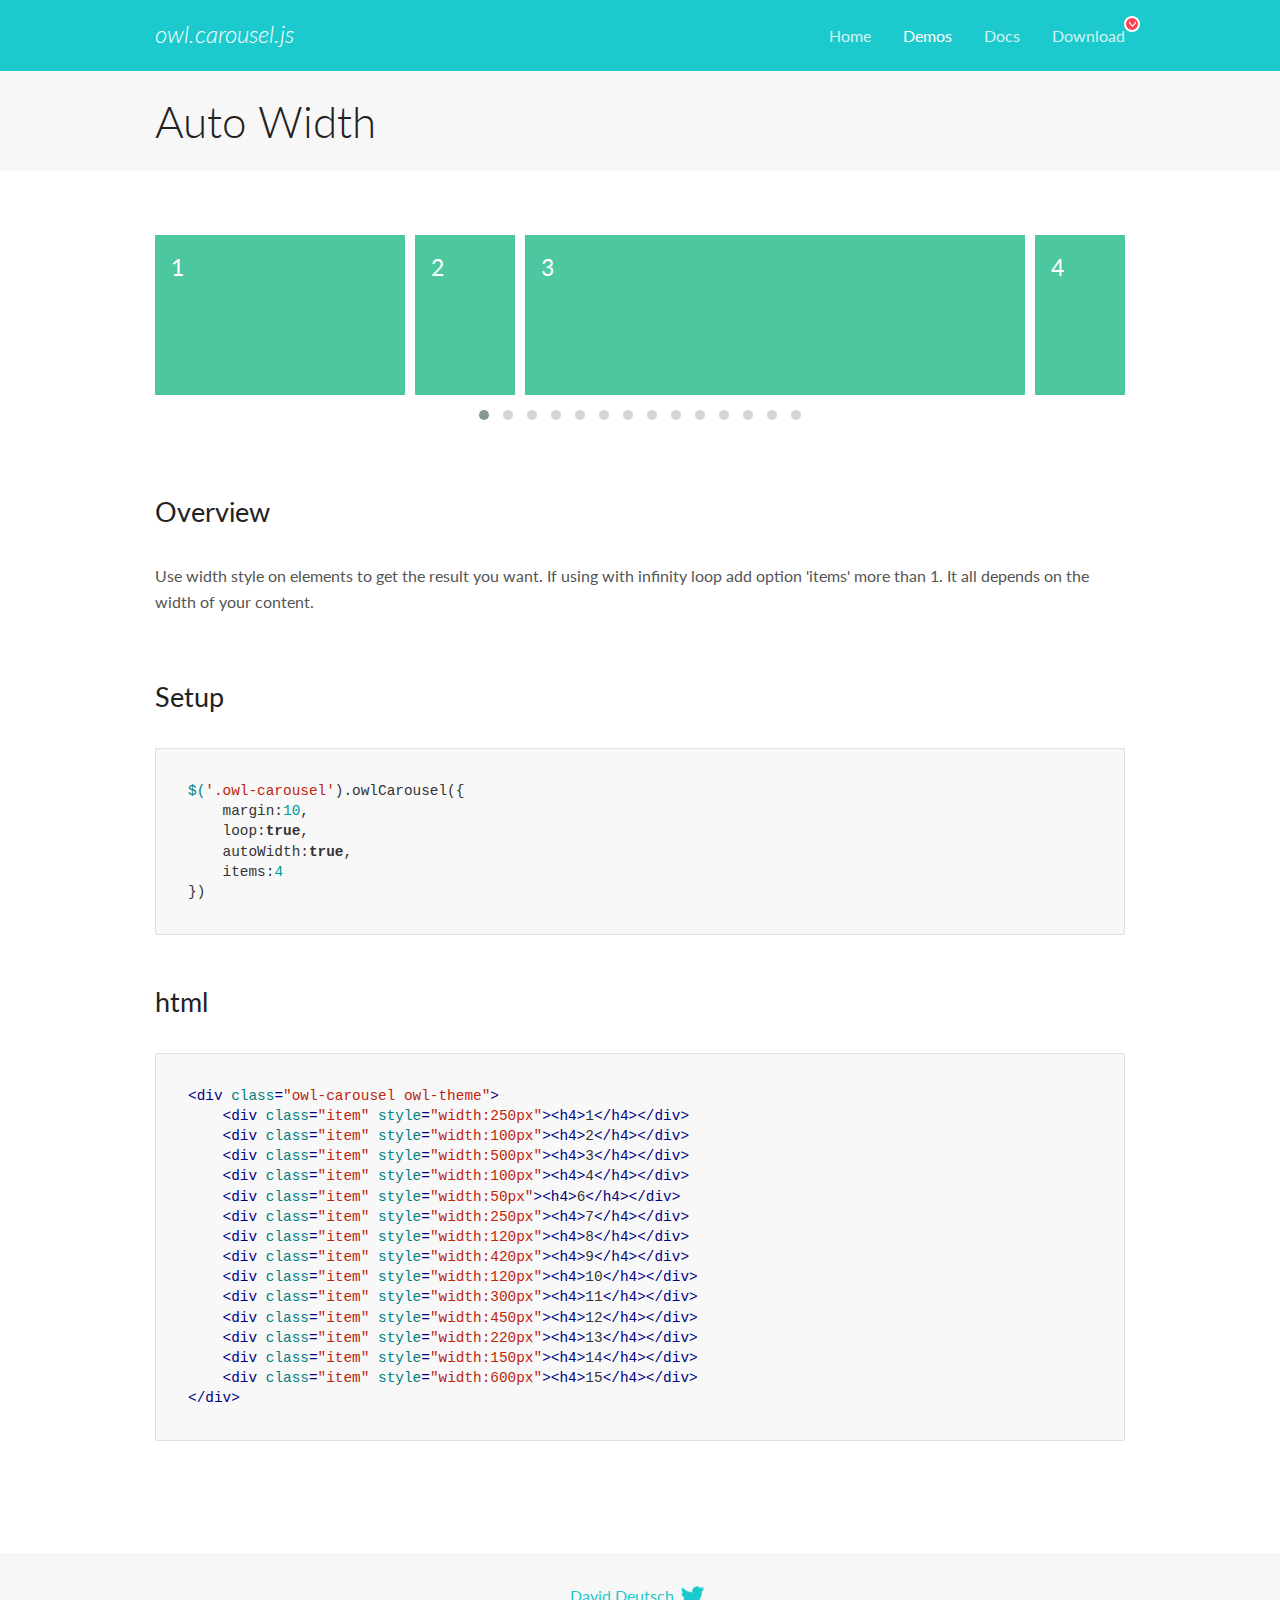
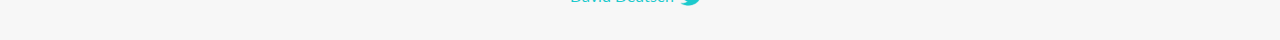
<file: carousel/OwlCarousel2-develop/docs/demos/autowidth.html>
<!DOCTYPE html>
<html lang="en">
  <head>

    <!-- head -->
    <meta charset="utf-8">
    <meta name="msapplication-tap-highlight" content="no" />
    <meta name="viewport" content="width=device-width, initial-scale=1.0" />
    <meta name="description" content="Auto Width">
    <meta name="author" content="David Deutsch">
    <title>
      Auto Width Demo | Owl Carousel | 2.3.4
    </title>

    <!-- Stylesheets -->
    <link href='https://fonts.googleapis.com/css?family=Lato:300,400,700,400italic,300italic' rel='stylesheet' type='text/css'>
    <link rel="stylesheet" href="../assets/css/docs.theme.min.css">

    <!-- Owl Stylesheets -->
    <link rel="stylesheet" href="../assets/owlcarousel/assets/owl.carousel.min.css">
    <link rel="stylesheet" href="../assets/owlcarousel/assets/owl.theme.default.min.css">

    <!-- HTML5 shim and Respond.js IE8 support of HTML5 elements and media queries -->

    <!--[if lt IE 9]>
      <script src="https://oss.maxcdn.com/libs/html5shiv/3.7.0/html5shiv.js"></script>
      <script src="https://oss.maxcdn.com/libs/respond.js/1.3.0/respond.min.js"></script>
    <![endif]-->

    <!-- Favicons -->
    <link rel="apple-touch-icon-precomposed" sizes="144x144" href="../assets/ico/apple-touch-icon-144-precomposed.png">
    <link rel="shortcut icon" href="../assets/ico/favicon.png">
    <link rel="shortcut icon" href="favicon.ico">

    <!-- Yeah i know js should not be in header. Its required for demos.-->

    <!-- javascript -->
    <script src="../assets/vendors/jquery.min.js"></script>
    <script src="../assets/owlcarousel/owl.carousel.js"></script>
  </head>
  <body>

    <!-- header -->
    <header class="header">
      <div class="row">
        <div class="large-12 columns">
          <div class="brand left">
            <h3>
              <a href="/OwlCarousel2/">owl.carousel.js</a> 
            </h3>
          </div>
          <a id="toggle-nav" class="right">
            <span></span> <span></span> <span></span> 
          </a> 
          <div class="nav-bar">
            <ul class="clearfix">
              <li> <a href="/OwlCarousel2/index.html">Home</a>  </li>
              <li class="active">
                <a href="/OwlCarousel2/demos/demos.html">Demos</a> 
              </li>
              <li> <a href="/OwlCarousel2/docs/started-welcome.html">Docs</a>  </li>
              <li>
                <a href="https://github.com/OwlCarousel2/OwlCarousel2/archive/2.3.4.zip">Download</a> 
                <span class="download"></span> 
              </li>
            </ul>
          </div>
        </div>
      </div>
    </header>

    <!-- title -->
    <section class="title">
      <div class="row">
        <div class="large-12 columns">
          <h1>Auto Width</h1>
        </div>
      </div>
    </section>

    <!--  Demos -->
    <section id="demos">
      <div class="row">
        <div class="large-12 columns">
          <div class="owl-carousel owl-theme">
            <div class="item" style="width:250px">
              <h4>1</h4>
            </div>
            <div class="item" style="width:100px">
              <h4>2</h4>
            </div>
            <div class="item" style="width:500px">
              <h4>3</h4>
            </div>
            <div class="item" style="width:100px">
              <h4>4</h4>
            </div>
            <div class="item" style="width:50px">
              <h4>6</h4>
            </div>
            <div class="item" style="width:250px">
              <h4>7</h4>
            </div>
            <div class="item" style="width:120px">
              <h4>8</h4>
            </div>
            <div class="item" style="width:420px">
              <h4>9</h4>
            </div>
            <div class="item" style="width:120px">
              <h4>10</h4>
            </div>
            <div class="item" style="width:300px">
              <h4>11</h4>
            </div>
            <div class="item" style="width:450px">
              <h4>12</h4>
            </div>
            <div class="item" style="width:220px">
              <h4>13</h4>
            </div>
            <div class="item" style="width:150px">
              <h4>14</h4>
            </div>
            <div class="item" style="width:600px">
              <h4>15</h4>
            </div>
          </div>
          <h3 id="overview">Overview</h3>
          <p>Use width style on elements to get the result you want. If using with infinity loop add option &#39;items&#39; more than 1. It all depends on the width of your content.</p>
          <h3 id="setup">Setup</h3>
          <pre><code>$(&#39;.owl-carousel&#39;).owlCarousel({
    margin:10,
    loop:true,
    autoWidth:true,
    items:4
})</code></pre>
          <h3 id="html">html</h3>
          <pre><code>&lt;div class=&quot;owl-carousel owl-theme&quot;&gt;
    &lt;div class=&quot;item&quot; style=&quot;width:250px&quot;&gt;&lt;h4&gt;1&lt;/h4&gt;&lt;/div&gt;
    &lt;div class=&quot;item&quot; style=&quot;width:100px&quot;&gt;&lt;h4&gt;2&lt;/h4&gt;&lt;/div&gt;
    &lt;div class=&quot;item&quot; style=&quot;width:500px&quot;&gt;&lt;h4&gt;3&lt;/h4&gt;&lt;/div&gt;
    &lt;div class=&quot;item&quot; style=&quot;width:100px&quot;&gt;&lt;h4&gt;4&lt;/h4&gt;&lt;/div&gt;
    &lt;div class=&quot;item&quot; style=&quot;width:50px&quot;&gt;&lt;h4&gt;6&lt;/h4&gt;&lt;/div&gt;
    &lt;div class=&quot;item&quot; style=&quot;width:250px&quot;&gt;&lt;h4&gt;7&lt;/h4&gt;&lt;/div&gt;
    &lt;div class=&quot;item&quot; style=&quot;width:120px&quot;&gt;&lt;h4&gt;8&lt;/h4&gt;&lt;/div&gt;
    &lt;div class=&quot;item&quot; style=&quot;width:420px&quot;&gt;&lt;h4&gt;9&lt;/h4&gt;&lt;/div&gt;
    &lt;div class=&quot;item&quot; style=&quot;width:120px&quot;&gt;&lt;h4&gt;10&lt;/h4&gt;&lt;/div&gt;
    &lt;div class=&quot;item&quot; style=&quot;width:300px&quot;&gt;&lt;h4&gt;11&lt;/h4&gt;&lt;/div&gt;
    &lt;div class=&quot;item&quot; style=&quot;width:450px&quot;&gt;&lt;h4&gt;12&lt;/h4&gt;&lt;/div&gt;
    &lt;div class=&quot;item&quot; style=&quot;width:220px&quot;&gt;&lt;h4&gt;13&lt;/h4&gt;&lt;/div&gt;
    &lt;div class=&quot;item&quot; style=&quot;width:150px&quot;&gt;&lt;h4&gt;14&lt;/h4&gt;&lt;/div&gt;
    &lt;div class=&quot;item&quot; style=&quot;width:600px&quot;&gt;&lt;h4&gt;15&lt;/h4&gt;&lt;/div&gt;
&lt;/div&gt;</code></pre>
          <script>
            $(document).ready(function() {
              $('.owl-carousel').owlCarousel({
                margin: 10,
                loop: true,
                autoWidth: true,
                items: 4
              })
            })
          </script>
        </div>
      </div>
    </section>

    <!-- footer -->
    <footer class="footer">
      <div class="row">
        <div class="large-12 columns">
          <h5>
            <a href="/OwlCarousel2/docs/support-contact.html">David Deutsch</a> 
            <a id="custom-tweet-button" href="https://twitter.com/share?url=https://github.com/OwlCarousel2/OwlCarousel2&text=Owl Carousel - This is so awesome! " target="_blank"></a> 
          </h5>
        </div>
      </div>
    </footer>

    <!-- vendors -->
    <script src="../assets/vendors/highlight.js"></script>
    <script src="../assets/js/app.js"></script>
  </body>
</html>
</file>
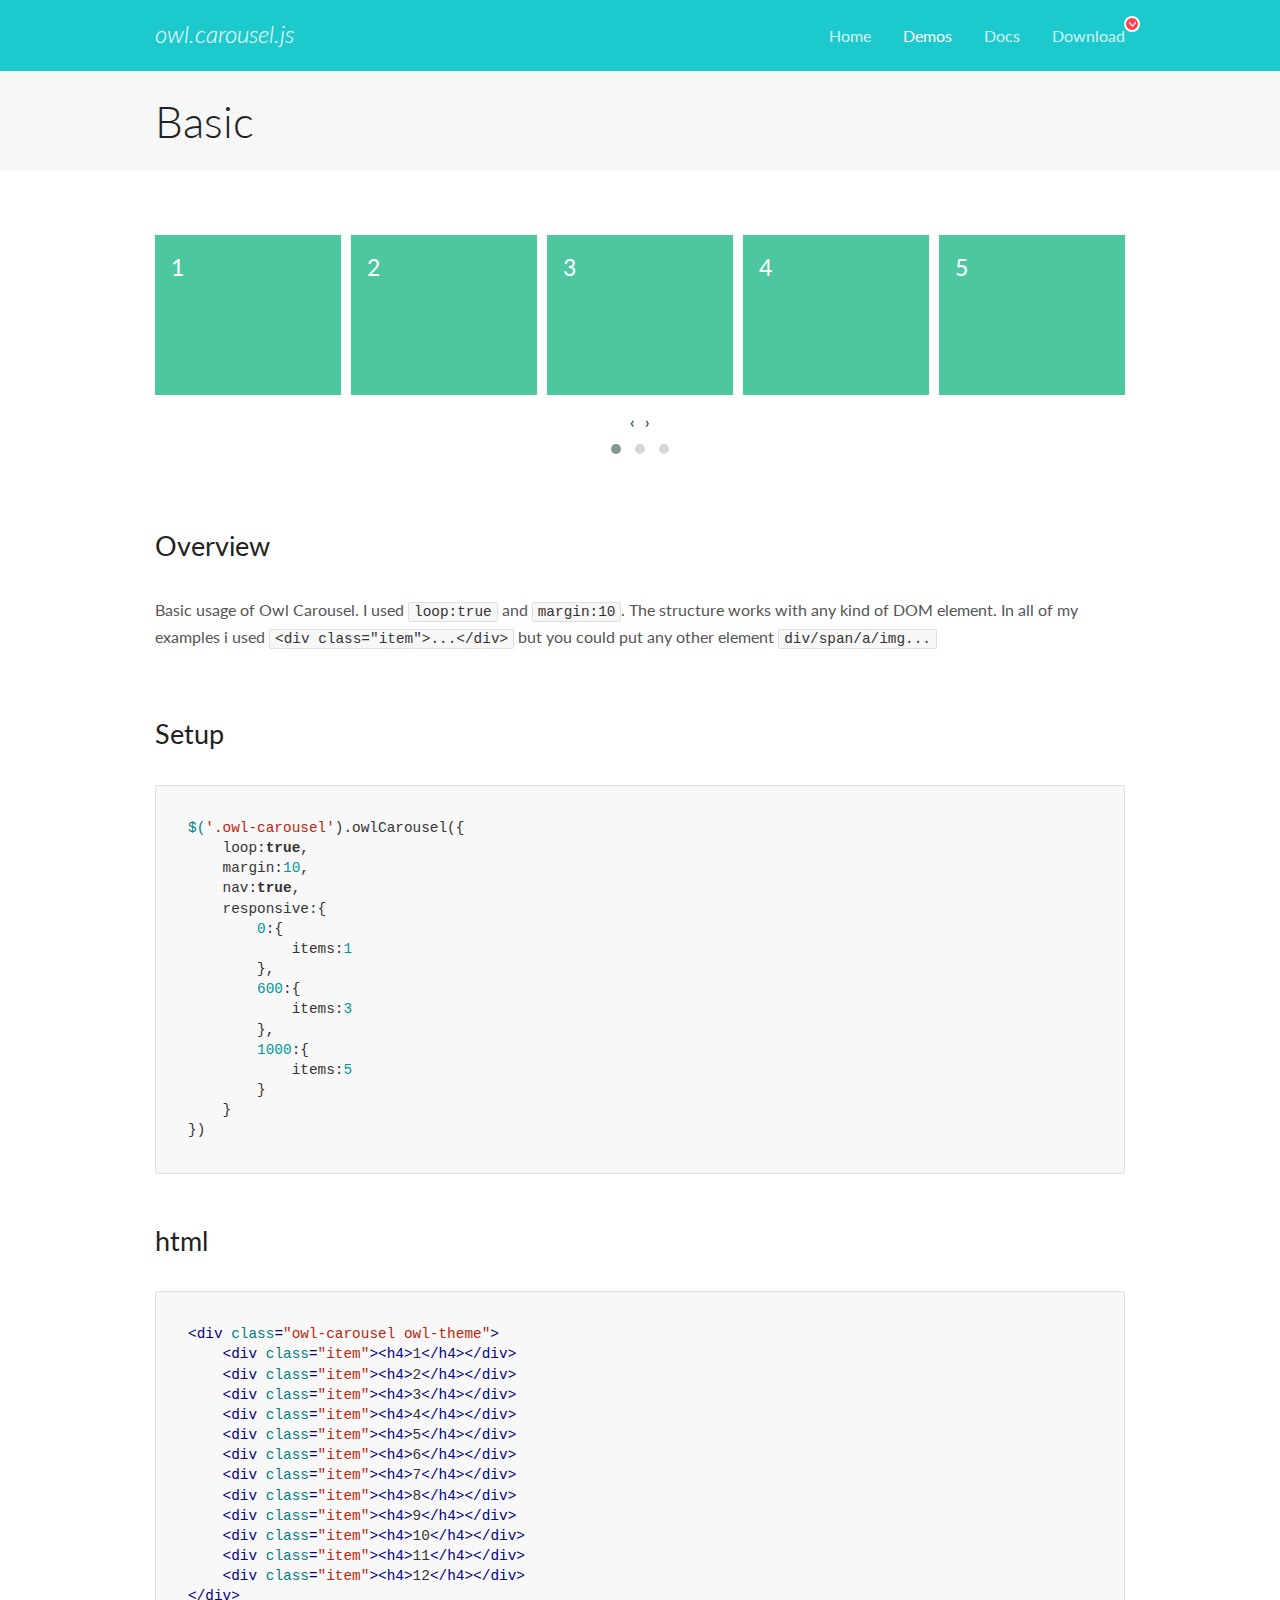
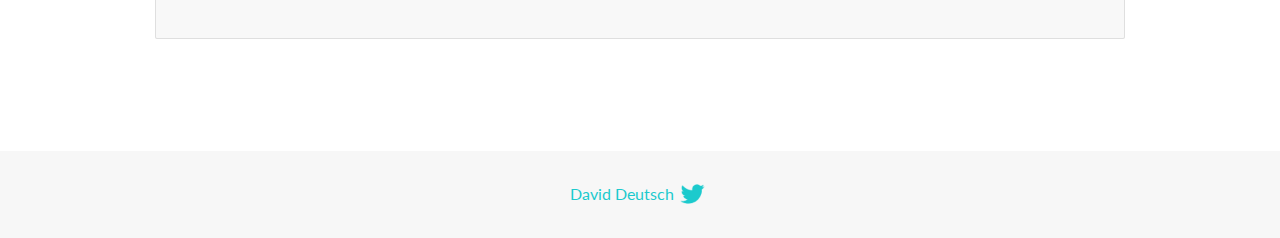
<file: carousel/OwlCarousel2-develop/docs/demos/basic.html>
<!DOCTYPE html>
<html lang="en">
  <head>

    <!-- head -->
    <meta charset="utf-8">
    <meta name="msapplication-tap-highlight" content="no" />
    <meta name="viewport" content="width=device-width, initial-scale=1.0" />
    <meta name="description" content="Basic usage demo">
    <meta name="author" content="David Deutsch">
    <title>
      Basic Demo | Owl Carousel | 2.3.4
    </title>

    <!-- Stylesheets -->
    <link href='https://fonts.googleapis.com/css?family=Lato:300,400,700,400italic,300italic' rel='stylesheet' type='text/css'>
    <link rel="stylesheet" href="../assets/css/docs.theme.min.css">

    <!-- Owl Stylesheets -->
    <link rel="stylesheet" href="../assets/owlcarousel/assets/owl.carousel.min.css">
    <link rel="stylesheet" href="../assets/owlcarousel/assets/owl.theme.default.min.css">

    <!-- HTML5 shim and Respond.js IE8 support of HTML5 elements and media queries -->

    <!--[if lt IE 9]>
      <script src="https://oss.maxcdn.com/libs/html5shiv/3.7.0/html5shiv.js"></script>
      <script src="https://oss.maxcdn.com/libs/respond.js/1.3.0/respond.min.js"></script>
    <![endif]-->

    <!-- Favicons -->
    <link rel="apple-touch-icon-precomposed" sizes="144x144" href="../assets/ico/apple-touch-icon-144-precomposed.png">
    <link rel="shortcut icon" href="../assets/ico/favicon.png">
    <link rel="shortcut icon" href="favicon.ico">

    <!-- Yeah i know js should not be in header. Its required for demos.-->

    <!-- javascript -->
    <script src="../assets/vendors/jquery.min.js"></script>
    <script src="../assets/owlcarousel/owl.carousel.js"></script>
  </head>
  <body>

    <!-- header -->
    <header class="header">
      <div class="row">
        <div class="large-12 columns">
          <div class="brand left">
            <h3>
              <a href="/OwlCarousel2/">owl.carousel.js</a> 
            </h3>
          </div>
          <a id="toggle-nav" class="right">
            <span></span> <span></span> <span></span> 
          </a> 
          <div class="nav-bar">
            <ul class="clearfix">
              <li> <a href="/OwlCarousel2/index.html">Home</a>  </li>
              <li class="active">
                <a href="/OwlCarousel2/demos/demos.html">Demos</a> 
              </li>
              <li> <a href="/OwlCarousel2/docs/started-welcome.html">Docs</a>  </li>
              <li>
                <a href="https://github.com/OwlCarousel2/OwlCarousel2/archive/2.3.4.zip">Download</a> 
                <span class="download"></span> 
              </li>
            </ul>
          </div>
        </div>
      </div>
    </header>

    <!-- title -->
    <section class="title">
      <div class="row">
        <div class="large-12 columns">
          <h1>Basic</h1>
        </div>
      </div>
    </section>

    <!--  Demos -->
    <section id="demos">
      <div class="row">
        <div class="large-12 columns">
          <div class="owl-carousel owl-theme">
            <div class="item">
              <h4>1</h4>
            </div>
            <div class="item">
              <h4>2</h4>
            </div>
            <div class="item">
              <h4>3</h4>
            </div>
            <div class="item">
              <h4>4</h4>
            </div>
            <div class="item">
              <h4>5</h4>
            </div>
            <div class="item">
              <h4>6</h4>
            </div>
            <div class="item">
              <h4>7</h4>
            </div>
            <div class="item">
              <h4>8</h4>
            </div>
            <div class="item">
              <h4>9</h4>
            </div>
            <div class="item">
              <h4>10</h4>
            </div>
            <div class="item">
              <h4>11</h4>
            </div>
            <div class="item">
              <h4>12</h4>
            </div>
          </div>
          <h3 id="overview">Overview</h3>
          <p>Basic usage of Owl Carousel. I used <code>loop:true</code> and <code>margin:10</code>. The structure works with any kind of DOM element. In all of my examples i used <code>&lt;div class=&quot;item&quot;&gt;...&lt;/div&gt;</code> but you could
            put any other element <code>div/span/a/img...</code></p>
          <h3 id="setup">Setup</h3>
          <pre><code>$(&#39;.owl-carousel&#39;).owlCarousel({
    loop:true,
    margin:10,
    nav:true,
    responsive:{
        0:{
            items:1
        },
        600:{
            items:3
        },
        1000:{
            items:5
        }
    }
})</code></pre>
          <h3 id="html">html</h3>
          <pre><code>&lt;div class=&quot;owl-carousel owl-theme&quot;&gt;
    &lt;div class=&quot;item&quot;&gt;&lt;h4&gt;1&lt;/h4&gt;&lt;/div&gt;
    &lt;div class=&quot;item&quot;&gt;&lt;h4&gt;2&lt;/h4&gt;&lt;/div&gt;
    &lt;div class=&quot;item&quot;&gt;&lt;h4&gt;3&lt;/h4&gt;&lt;/div&gt;
    &lt;div class=&quot;item&quot;&gt;&lt;h4&gt;4&lt;/h4&gt;&lt;/div&gt;
    &lt;div class=&quot;item&quot;&gt;&lt;h4&gt;5&lt;/h4&gt;&lt;/div&gt;
    &lt;div class=&quot;item&quot;&gt;&lt;h4&gt;6&lt;/h4&gt;&lt;/div&gt;
    &lt;div class=&quot;item&quot;&gt;&lt;h4&gt;7&lt;/h4&gt;&lt;/div&gt;
    &lt;div class=&quot;item&quot;&gt;&lt;h4&gt;8&lt;/h4&gt;&lt;/div&gt;
    &lt;div class=&quot;item&quot;&gt;&lt;h4&gt;9&lt;/h4&gt;&lt;/div&gt;
    &lt;div class=&quot;item&quot;&gt;&lt;h4&gt;10&lt;/h4&gt;&lt;/div&gt;
    &lt;div class=&quot;item&quot;&gt;&lt;h4&gt;11&lt;/h4&gt;&lt;/div&gt;
    &lt;div class=&quot;item&quot;&gt;&lt;h4&gt;12&lt;/h4&gt;&lt;/div&gt;
&lt;/div&gt;</code></pre>
          <script>
            $(document).ready(function() {
              var owl = $('.owl-carousel');
              owl.owlCarousel({
                margin: 10,
                nav: true,
                loop: true,
                responsive: {
                  0: {
                    items: 1
                  },
                  600: {
                    items: 3
                  },
                  1000: {
                    items: 5
                  }
                }
              })
            })
          </script>
        </div>
      </div>
    </section>

    <!-- footer -->
    <footer class="footer">
      <div class="row">
        <div class="large-12 columns">
          <h5>
            <a href="/OwlCarousel2/docs/support-contact.html">David Deutsch</a> 
            <a id="custom-tweet-button" href="https://twitter.com/share?url=https://github.com/OwlCarousel2/OwlCarousel2&text=Owl Carousel - This is so awesome! " target="_blank"></a> 
          </h5>
        </div>
      </div>
    </footer>

    <!-- vendors -->
    <script src="../assets/vendors/highlight.js"></script>
    <script src="../assets/js/app.js"></script>
  </body>
</html>
</file>
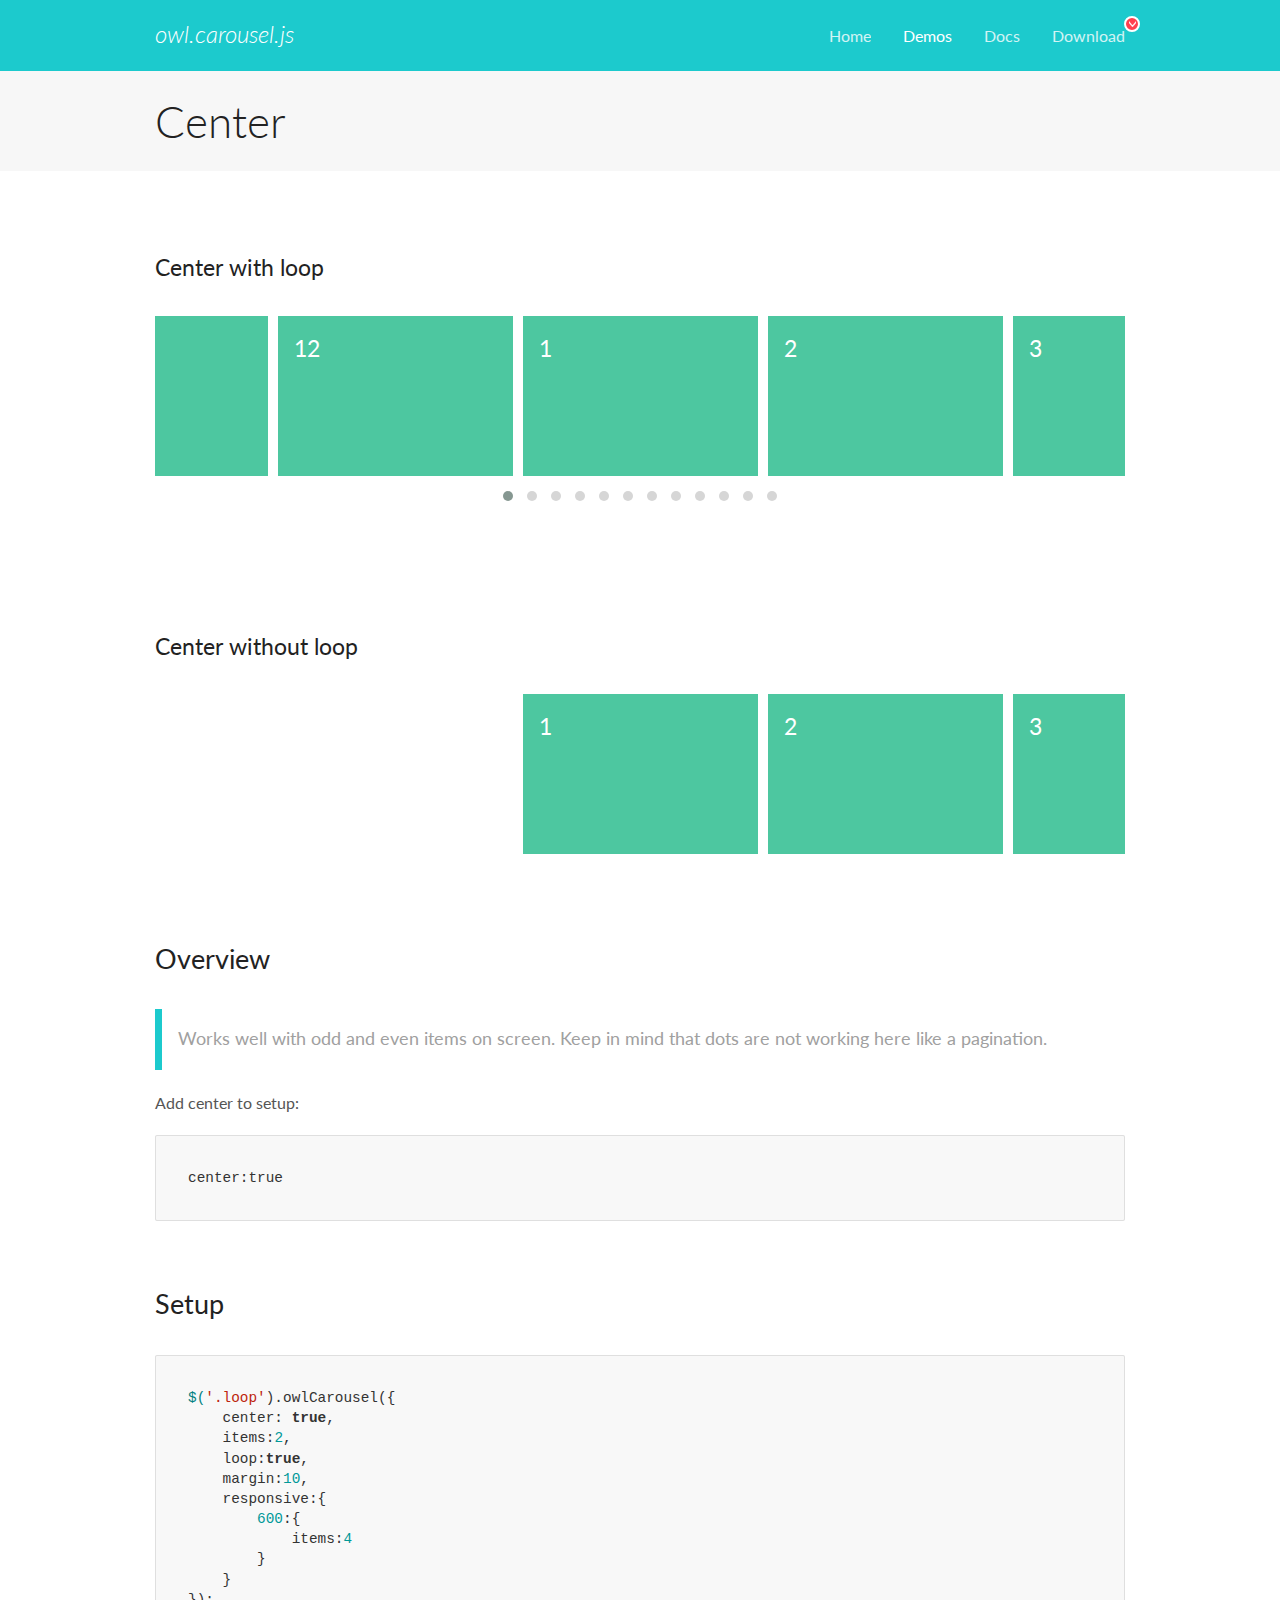
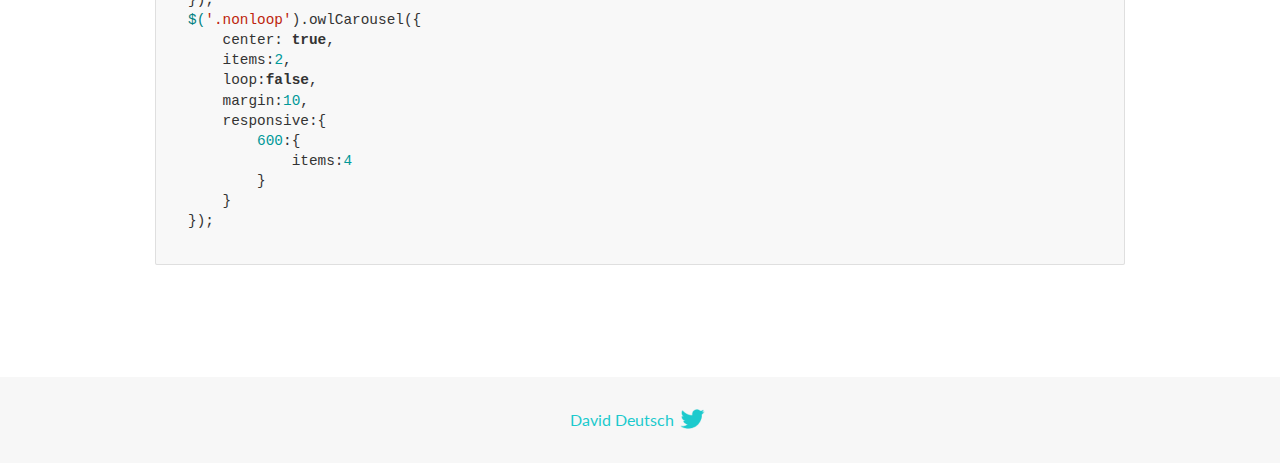
<file: carousel/OwlCarousel2-develop/docs/demos/center.html>
<!DOCTYPE html>
<html lang="en">
  <head>

    <!-- head -->
    <meta charset="utf-8">
    <meta name="msapplication-tap-highlight" content="no" />
    <meta name="viewport" content="width=device-width, initial-scale=1.0" />
    <meta name="description" content="Center carousel">
    <meta name="author" content="David Deutsch">
    <title>
      Center Demo | Owl Carousel | 2.3.4
    </title>

    <!-- Stylesheets -->
    <link href='https://fonts.googleapis.com/css?family=Lato:300,400,700,400italic,300italic' rel='stylesheet' type='text/css'>
    <link rel="stylesheet" href="../assets/css/docs.theme.min.css">

    <!-- Owl Stylesheets -->
    <link rel="stylesheet" href="../assets/owlcarousel/assets/owl.carousel.min.css">
    <link rel="stylesheet" href="../assets/owlcarousel/assets/owl.theme.default.min.css">

    <!-- HTML5 shim and Respond.js IE8 support of HTML5 elements and media queries -->

    <!--[if lt IE 9]>
      <script src="https://oss.maxcdn.com/libs/html5shiv/3.7.0/html5shiv.js"></script>
      <script src="https://oss.maxcdn.com/libs/respond.js/1.3.0/respond.min.js"></script>
    <![endif]-->

    <!-- Favicons -->
    <link rel="apple-touch-icon-precomposed" sizes="144x144" href="../assets/ico/apple-touch-icon-144-precomposed.png">
    <link rel="shortcut icon" href="../assets/ico/favicon.png">
    <link rel="shortcut icon" href="favicon.ico">

    <!-- Yeah i know js should not be in header. Its required for demos.-->

    <!-- javascript -->
    <script src="../assets/vendors/jquery.min.js"></script>
    <script src="../assets/owlcarousel/owl.carousel.js"></script>
  </head>
  <body>

    <!-- header -->
    <header class="header">
      <div class="row">
        <div class="large-12 columns">
          <div class="brand left">
            <h3>
              <a href="/OwlCarousel2/">owl.carousel.js</a> 
            </h3>
          </div>
          <a id="toggle-nav" class="right">
            <span></span> <span></span> <span></span> 
          </a> 
          <div class="nav-bar">
            <ul class="clearfix">
              <li> <a href="/OwlCarousel2/index.html">Home</a>  </li>
              <li class="active">
                <a href="/OwlCarousel2/demos/demos.html">Demos</a> 
              </li>
              <li> <a href="/OwlCarousel2/docs/started-welcome.html">Docs</a>  </li>
              <li>
                <a href="https://github.com/OwlCarousel2/OwlCarousel2/archive/2.3.4.zip">Download</a> 
                <span class="download"></span> 
              </li>
            </ul>
          </div>
        </div>
      </div>
    </header>

    <!-- title -->
    <section class="title">
      <div class="row">
        <div class="large-12 columns">
          <h1>Center</h1>
        </div>
      </div>
    </section>

    <!--  Demos -->
    <section id="demos">
      <div class="row">
        <div class="large-12 columns">
          <h4 id="center-with-loop">Center with loop</h4>
          <div class="loop owl-carousel owl-theme">
            <div class="item">
              <h4>1</h4>
            </div>
            <div class="item">
              <h4>2</h4>
            </div>
            <div class="item">
              <h4>3</h4>
            </div>
            <div class="item">
              <h4>4</h4>
            </div>
            <div class="item">
              <h4>5</h4>
            </div>
            <div class="item">
              <h4>6</h4>
            </div>
            <div class="item">
              <h4>7</h4>
            </div>
            <div class="item">
              <h4>8</h4>
            </div>
            <div class="item">
              <h4>9</h4>
            </div>
            <div class="item">
              <h4>10</h4>
            </div>
            <div class="item">
              <h4>11</h4>
            </div>
            <div class="item">
              <h4>12</h4>
            </div>
          </div>
          <br>
          <h4 id="center-without-loop">Center without loop</h4>
          <div class="nonloop owl-carousel">
            <div class="item">
              <h4>1</h4>
            </div>
            <div class="item">
              <h4>2</h4>
            </div>
            <div class="item">
              <h4>3</h4>
            </div>
            <div class="item">
              <h4>4</h4>
            </div>
            <div class="item">
              <h4>5</h4>
            </div>
            <div class="item">
              <h4>6</h4>
            </div>
            <div class="item">
              <h4>7</h4>
            </div>
            <div class="item">
              <h4>8</h4>
            </div>
            <div class="item">
              <h4>9</h4>
            </div>
            <div class="item">
              <h4>10</h4>
            </div>
            <div class="item">
              <h4>11</h4>
            </div>
            <div class="item">
              <h4>12</h4>
            </div>
          </div>
          <h3 id="overview">Overview</h3>
          <blockquote>
            <p>Works well with odd and even items on screen. Keep in mind that dots are not working here like a pagination.</p>
          </blockquote>
          <p>Add center to setup:</p>
          <pre><code>center:true</code></pre>
          <h3 id="setup">Setup</h3>
          <pre><code>$(&#39;.loop&#39;).owlCarousel({
    center: true,
    items:2,
    loop:true,
    margin:10,
    responsive:{
        600:{
            items:4
        }
    }
});
$(&#39;.nonloop&#39;).owlCarousel({
    center: true,
    items:2,
    loop:false,
    margin:10,
    responsive:{
        600:{
            items:4
        }
    }
});</code></pre>
          <script>
            jQuery(document).ready(function($) {
              $('.loop').owlCarousel({
                center: true,
                items: 2,
                loop: true,
                margin: 10,
                responsive: {
                  600: {
                    items: 4
                  }
                }
              });
              $('.nonloop').owlCarousel({
                center: true,
                items: 2,
                loop: false,
                margin: 10,
                responsive: {
                  600: {
                    items: 4
                  }
                }
              });
            });
          </script>
        </div>
      </div>
    </section>

    <!-- footer -->
    <footer class="footer">
      <div class="row">
        <div class="large-12 columns">
          <h5>
            <a href="/OwlCarousel2/docs/support-contact.html">David Deutsch</a> 
            <a id="custom-tweet-button" href="https://twitter.com/share?url=https://github.com/OwlCarousel2/OwlCarousel2&text=Owl Carousel - This is so awesome! " target="_blank"></a> 
          </h5>
        </div>
      </div>
    </footer>

    <!-- vendors -->
    <script src="../assets/vendors/highlight.js"></script>
    <script src="../assets/js/app.js"></script>
  </body>
</html>
</file>
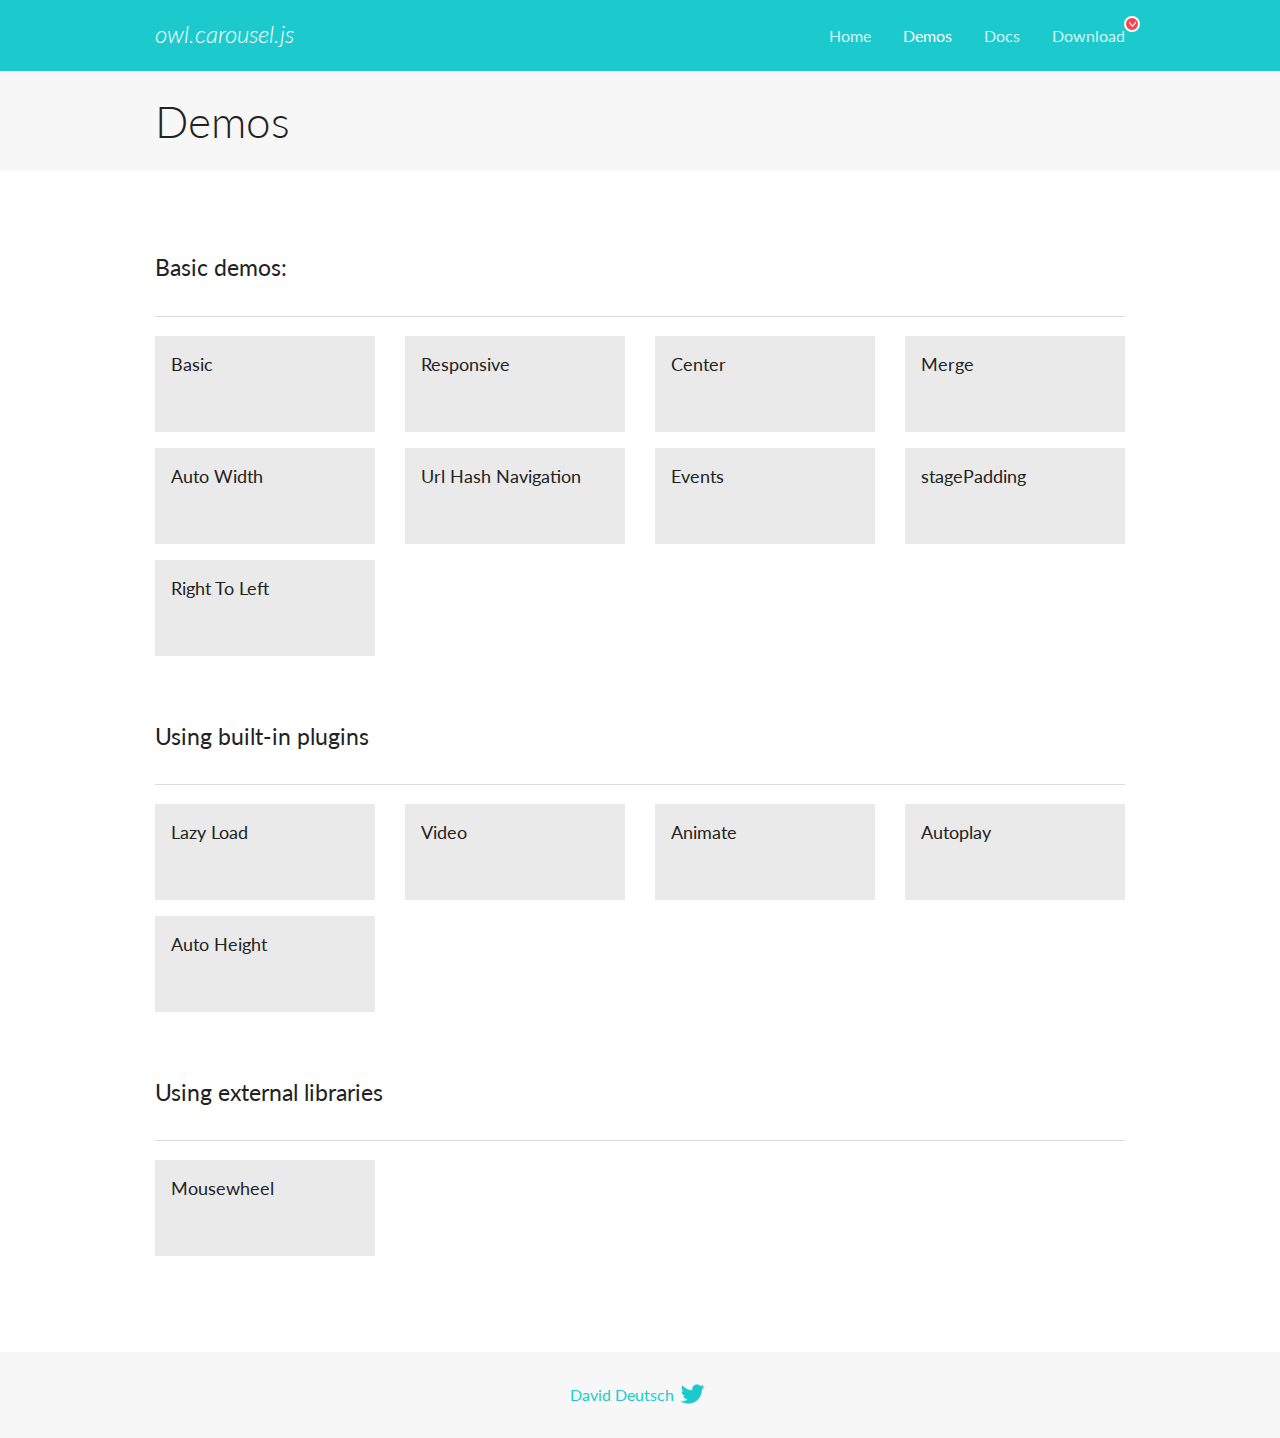
<file: carousel/OwlCarousel2-develop/docs/demos/demos.html>
<!DOCTYPE html>
<html lang="en">
  <head>

    <!-- head -->
    <meta charset="utf-8">
    <meta name="msapplication-tap-highlight" content="no" />
    <meta name="viewport" content="width=device-width, initial-scale=1.0" />
    <meta name="description" content="A list of Owl Carousel examples.">
    <meta name="author" content="David Deutsch">
    <title>
      Demos | Owl Carousel | 2.3.4
    </title>

    <!-- Stylesheets -->
    <link href='https://fonts.googleapis.com/css?family=Lato:300,400,700,400italic,300italic' rel='stylesheet' type='text/css'>
    <link rel="stylesheet" href="../assets/css/docs.theme.min.css">

    <!-- Owl Stylesheets -->
    <link rel="stylesheet" href="../assets/owlcarousel/assets/owl.carousel.min.css">
    <link rel="stylesheet" href="../assets/owlcarousel/assets/owl.theme.default.min.css">

    <!-- HTML5 shim and Respond.js IE8 support of HTML5 elements and media queries -->

    <!--[if lt IE 9]>
      <script src="https://oss.maxcdn.com/libs/html5shiv/3.7.0/html5shiv.js"></script>
      <script src="https://oss.maxcdn.com/libs/respond.js/1.3.0/respond.min.js"></script>
    <![endif]-->

    <!-- Favicons -->
    <link rel="apple-touch-icon-precomposed" sizes="144x144" href="../assets/ico/apple-touch-icon-144-precomposed.png">
    <link rel="shortcut icon" href="../assets/ico/favicon.png">
    <link rel="shortcut icon" href="favicon.ico">

    <!-- Yeah i know js should not be in header. Its required for demos.-->

    <!-- javascript -->
    <script src="../assets/vendors/jquery.min.js"></script>
    <script src="../assets/owlcarousel/owl.carousel.js"></script>
  </head>
  <body>

    <!-- header -->
    <header class="header">
      <div class="row">
        <div class="large-12 columns">
          <div class="brand left">
            <h3>
              <a href="/OwlCarousel2/">owl.carousel.js</a> 
            </h3>
          </div>
          <a id="toggle-nav" class="right">
            <span></span> <span></span> <span></span> 
          </a> 
          <div class="nav-bar">
            <ul class="clearfix">
              <li> <a href="/OwlCarousel2/index.html">Home</a>  </li>
              <li class="active">
                <a href="/OwlCarousel2/demos/demos.html">Demos</a> 
              </li>
              <li> <a href="/OwlCarousel2/docs/started-welcome.html">Docs</a>  </li>
              <li>
                <a href="https://github.com/OwlCarousel2/OwlCarousel2/archive/2.3.4.zip">Download</a> 
                <span class="download"></span> 
              </li>
            </ul>
          </div>
        </div>
      </div>
    </header>

    <!-- title -->
    <section class="title">
      <div class="row">
        <div class="large-12 columns">
          <h1>Demos</h1>
        </div>
      </div>
    </section>

    <!--  Demos -->
    <section id="demos">
      <div class="row">
        <div class="large-12 columns">
          <h4 id="basic-demos-">Basic demos:</h4>
          <hr>
          <div class="demo-list">
            <div class="row">
              <div class="small-6 medium-4 large-3 columns">
                <a href="basic.html" class="demo-block">
                  <h5>Basic </h5>
                </a> 
              </div>
              <div class="small-6 medium-4 large-3 columns">
                <a href="responsive.html" class="demo-block">
                  <h5>Responsive </h5>
                </a> 
              </div>
              <div class="small-6 medium-4 large-3 columns">
                <a href="center.html" class="demo-block">
                  <h5>Center </h5>
                </a> 
              </div>
              <div class="small-6 medium-4 large-3 columns">
                <a href="merge.html" class="demo-block">
                  <h5>Merge </h5>
                </a> 
              </div>
              <div class="small-6 medium-4 large-3 columns">
                <a href="autowidth.html" class="demo-block">
                  <h5>Auto Width </h5>
                </a> 
              </div>
              <div class="small-6 medium-4 large-3 columns">
                <a href="urlhashnav.html" class="demo-block">
                  <h5>Url Hash Navigation </h5>
                </a> 
              </div>
              <div class="small-6 medium-4 large-3 columns">
                <a href="events.html" class="demo-block">
                  <h5>Events </h5>
                </a> 
              </div>
              <div class="small-6 medium-4 large-3 columns">
                <a href="stagepadding.html" class="demo-block">
                  <h5>stagePadding </h5>
                </a> 
              </div>
              <div class="small-6 medium-4 large-3 columns">
                <a href="rtl.html" class="demo-block">
                  <h5>Right To Left </h5>
                </a> 
              </div>
            </div>
          </div>
          <h4 id="using-built-in-plugins">Using built-in plugins</h4>
          <hr>
          <div class="demo-list">
            <div class="row">
              <div class="small-6 medium-4 large-3 columns">
                <a href="lazyLoad.html" class="demo-block">
                  <h5>Lazy Load </h5>
                </a> 
              </div>
              <div class="small-6 medium-4 large-3 columns">
                <a href="video.html" class="demo-block">
                  <h5>Video </h5>
                </a> 
              </div>
              <div class="small-6 medium-4 large-3 columns">
                <a href="animate.html" class="demo-block">
                  <h5>Animate </h5>
                </a> 
              </div>
              <div class="small-6 medium-4 large-3 columns">
                <a href="autoplay.html" class="demo-block">
                  <h5>Autoplay </h5>
                </a> 
              </div>
              <div class="small-6 medium-4 large-3 columns">
                <a href="autoheight.html" class="demo-block">
                  <h5>Auto Height </h5>
                </a> 
              </div>
            </div>
          </div>
          <h4 id="using-external-libraries">Using external libraries</h4>
          <hr>
          <div class="demo-list">
            <div class="row">
              <div class="small-6 medium-4 large-3 columns">
                <a href="mousewheel.html" class="demo-block">
                  <h5>Mousewheel </h5>
                </a> 
              </div>
            </div>
          </div>
        </div>
      </div>
    </section>

    <!-- footer -->
    <footer class="footer">
      <div class="row">
        <div class="large-12 columns">
          <h5>
            <a href="/OwlCarousel2/docs/support-contact.html">David Deutsch</a> 
            <a id="custom-tweet-button" href="https://twitter.com/share?url=https://github.com/OwlCarousel2/OwlCarousel2&text=Owl Carousel - This is so awesome! " target="_blank"></a> 
          </h5>
        </div>
      </div>
    </footer>

    <!-- vendors -->
    <script src="../assets/vendors/highlight.js"></script>
    <script src="../assets/js/app.js"></script>
  </body>
</html>
</file>
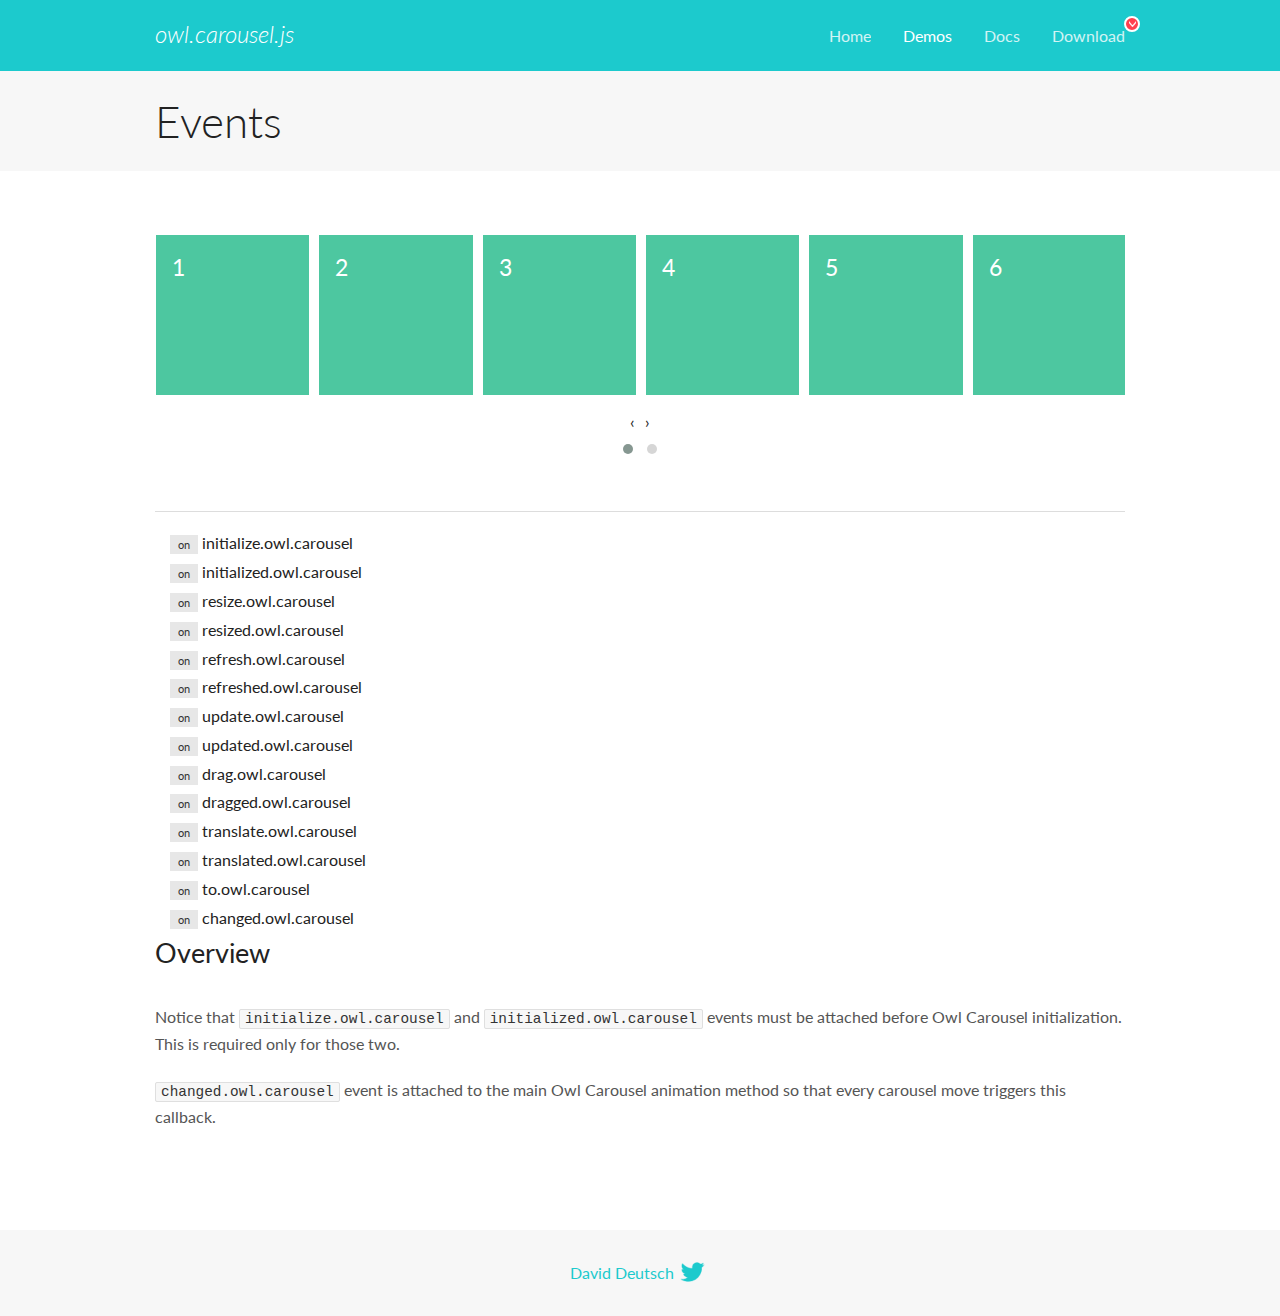
<file: carousel/OwlCarousel2-develop/docs/demos/events.html>
<!DOCTYPE html>
<html lang="en">
  <head>

    <!-- head -->
    <meta charset="utf-8">
    <meta name="msapplication-tap-highlight" content="no" />
    <meta name="viewport" content="width=device-width, initial-scale=1.0" />
    <meta name="description" content="Events usage demo">
    <meta name="author" content="David Deutsch">
    <title>
      Events Demo | Owl Carousel | 2.3.4
    </title>

    <!-- Stylesheets -->
    <link href='https://fonts.googleapis.com/css?family=Lato:300,400,700,400italic,300italic' rel='stylesheet' type='text/css'>
    <link rel="stylesheet" href="../assets/css/docs.theme.min.css">

    <!-- Owl Stylesheets -->
    <link rel="stylesheet" href="../assets/owlcarousel/assets/owl.carousel.min.css">
    <link rel="stylesheet" href="../assets/owlcarousel/assets/owl.theme.default.min.css">

    <!-- HTML5 shim and Respond.js IE8 support of HTML5 elements and media queries -->

    <!--[if lt IE 9]>
      <script src="https://oss.maxcdn.com/libs/html5shiv/3.7.0/html5shiv.js"></script>
      <script src="https://oss.maxcdn.com/libs/respond.js/1.3.0/respond.min.js"></script>
    <![endif]-->

    <!-- Favicons -->
    <link rel="apple-touch-icon-precomposed" sizes="144x144" href="../assets/ico/apple-touch-icon-144-precomposed.png">
    <link rel="shortcut icon" href="../assets/ico/favicon.png">
    <link rel="shortcut icon" href="favicon.ico">

    <!-- Yeah i know js should not be in header. Its required for demos.-->

    <!-- javascript -->
    <script src="../assets/vendors/jquery.min.js"></script>
    <script src="../assets/owlcarousel/owl.carousel.js"></script>
  </head>
  <body>

    <!-- header -->
    <header class="header">
      <div class="row">
        <div class="large-12 columns">
          <div class="brand left">
            <h3>
              <a href="/OwlCarousel2/">owl.carousel.js</a> 
            </h3>
          </div>
          <a id="toggle-nav" class="right">
            <span></span> <span></span> <span></span> 
          </a> 
          <div class="nav-bar">
            <ul class="clearfix">
              <li> <a href="/OwlCarousel2/index.html">Home</a>  </li>
              <li class="active">
                <a href="/OwlCarousel2/demos/demos.html">Demos</a> 
              </li>
              <li> <a href="/OwlCarousel2/docs/started-welcome.html">Docs</a>  </li>
              <li>
                <a href="https://github.com/OwlCarousel2/OwlCarousel2/archive/2.3.4.zip">Download</a> 
                <span class="download"></span> 
              </li>
            </ul>
          </div>
        </div>
      </div>
    </header>

    <!-- title -->
    <section class="title">
      <div class="row">
        <div class="large-12 columns">
          <h1>Events</h1>
        </div>
      </div>
    </section>

    <!--  Demos -->
    <section id="demos">
      <div class="row">
        <div class="large-12 columns">
          <div class="owl-carousel owl-theme">
            <div class="item">
              <h4>1</h4>
            </div>
            <div class="item">
              <h4>2</h4>
            </div>
            <div class="item">
              <h4>3</h4>
            </div>
            <div class="item">
              <h4>4</h4>
            </div>
            <div class="item">
              <h4>5</h4>
            </div>
            <div class="item">
              <h4>6</h4>
            </div>
            <div class="item">
              <h4>7</h4>
            </div>
            <div class="item">
              <h4>8</h4>
            </div>
            <div class="item">
              <h4>9</h4>
            </div>
            <div class="item">
              <h4>10</h4>
            </div>
            <div class="item">
              <h4>11</h4>
            </div>
            <div class="item">
              <h4>12</h4>
            </div>
          </div>
          <hr>
          <div class="large-12 columns callbacks">
            <div><span class="label secondary initialize">on</span>  initialize.owl.carousel </div>
            <div><span class="label secondary initialized">on</span>  initialized.owl.carousel </div>
            <div><span class="label secondary resize">on</span>  resize.owl.carousel </div>
            <div><span class="label secondary resized">on</span>  resized.owl.carousel </div>
            <div><span class="label secondary refresh">on</span>  refresh.owl.carousel </div>
            <div><span class="label secondary refreshed">on</span>  refreshed.owl.carousel </div>
            <div><span class="label secondary update">on</span>  update.owl.carousel </div>
            <div><span class="label secondary updated">on</span>  updated.owl.carousel </div>
            <div><span class="label secondary drag">on</span>  drag.owl.carousel </div>
            <div><span class="label secondary dragged">on</span>  dragged.owl.carousel </div>
            <div><span class="label secondary translate">on</span>  translate.owl.carousel </div>
            <div><span class="label secondary translated">on</span>  translated.owl.carousel </div>
            <div><span class="label secondary to">on</span>  to.owl.carousel </div>
            <div><span class="label secondary changed">on</span>  changed.owl.carousel </div>
          </div>
          <h3 id="overview">Overview</h3>
          <p>Notice that <code>initialize.owl.carousel</code> and <code>initialized.owl.carousel</code> events must be attached before Owl Carousel initialization. This is required only for those two.</p>
          <p><code>changed.owl.carousel</code> event is attached to the main Owl Carousel animation method so that every carousel move triggers this callback.</p>
          <script>
            jQuery(document).ready(function($) {
              var owl = $('.owl-carousel');
              owl.on('initialize.owl.carousel initialized.owl.carousel ' +
                'initialize.owl.carousel initialize.owl.carousel ' +
                'resize.owl.carousel resized.owl.carousel ' +
                'refresh.owl.carousel refreshed.owl.carousel ' +
                'update.owl.carousel updated.owl.carousel ' +
                'drag.owl.carousel dragged.owl.carousel ' +
                'translate.owl.carousel translated.owl.carousel ' +
                'to.owl.carousel changed.owl.carousel',
                function(e) {
                  $('.' + e.type)
                    .removeClass('secondary')
                    .addClass('success');
                  window.setTimeout(function() {
                    $('.' + e.type)
                      .removeClass('success')
                      .addClass('secondary');
                  }, 500);
                });
              owl.owlCarousel({
                loop: true,
                nav: true,
                lazyLoad: true,
                margin: 10,
                video: true,
                responsive: {
                  0: {
                    items: 1
                  },
                  600: {
                    items: 3
                  },
                  960: {
                    items: 5,
                  },
                  1200: {
                    items: 6
                  }
                }
              });
            });
          </script>
        </div>
      </div>
    </section>

    <!-- footer -->
    <footer class="footer">
      <div class="row">
        <div class="large-12 columns">
          <h5>
            <a href="/OwlCarousel2/docs/support-contact.html">David Deutsch</a> 
            <a id="custom-tweet-button" href="https://twitter.com/share?url=https://github.com/OwlCarousel2/OwlCarousel2&text=Owl Carousel - This is so awesome! " target="_blank"></a> 
          </h5>
        </div>
      </div>
    </footer>

    <!-- vendors -->
    <script src="../assets/vendors/highlight.js"></script>
    <script src="../assets/js/app.js"></script>
  </body>
</html>
</file>
